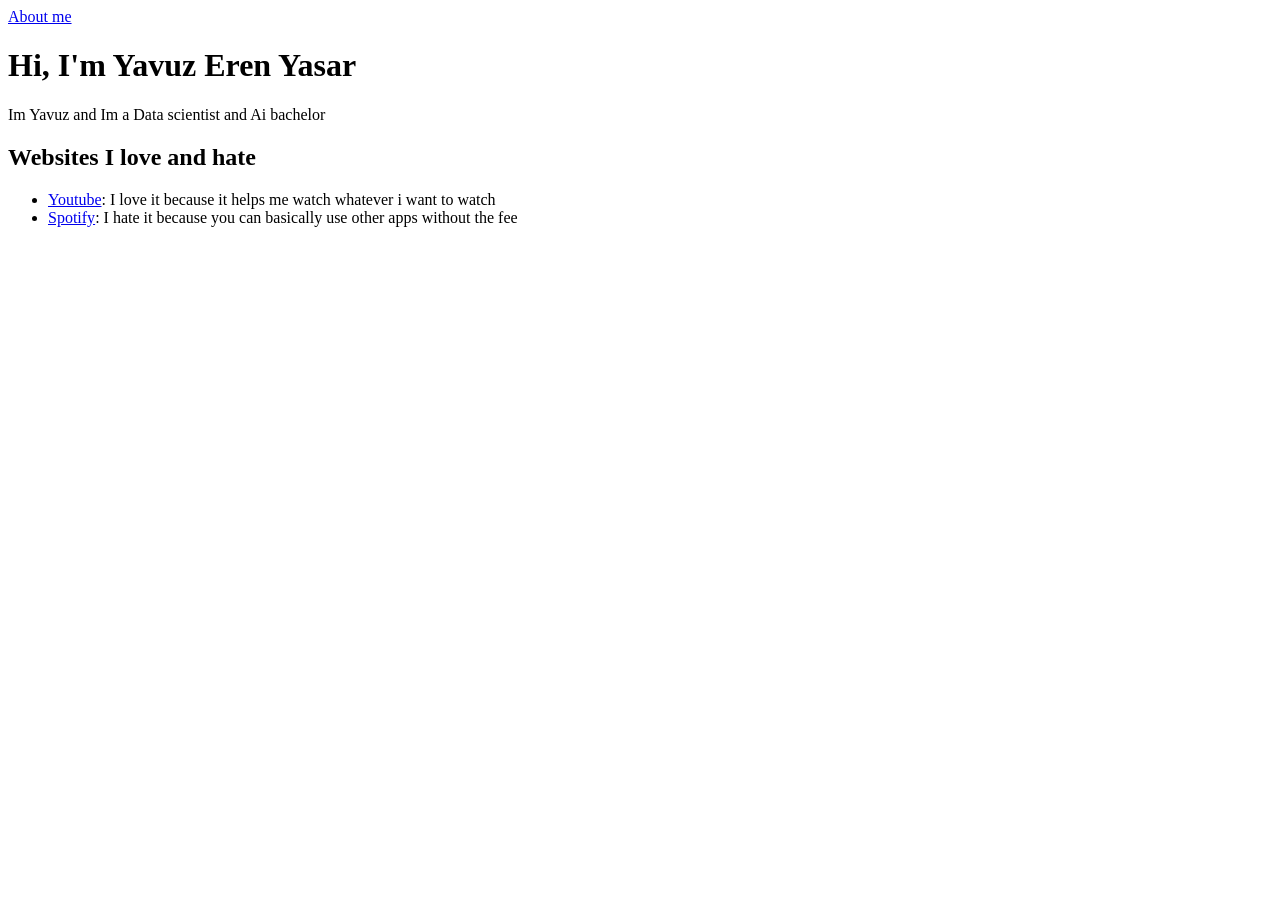
<file: index.html>
<!doctype html>
<html lang="en">

<head>
    <meta charset="utf-8">
    <meta name="viewport" content="width=device-width, initial-scale=1">
    <title>Yavuz · CM-501</title>
</head>

<body>
    <a href="about.html">About me</a>
    <h1>Hi, I'm Yavuz Eren Yasar</h1>
    <p>Im Yavuz and Im a Data scientist and Ai bachelor </p>
    <h2>Websites I love and hate</h2>
    <ul>
        <li><a href="https://www.youtube.com">Youtube</a>: I love it because it helps me watch whatever i want to watch
        </li>
        <li><a href="https://open.spotify.com">Spotify</a>: I hate it because you can basically use other apps without
            the fee</li>
    </ul>
</body>

</html>
</file>
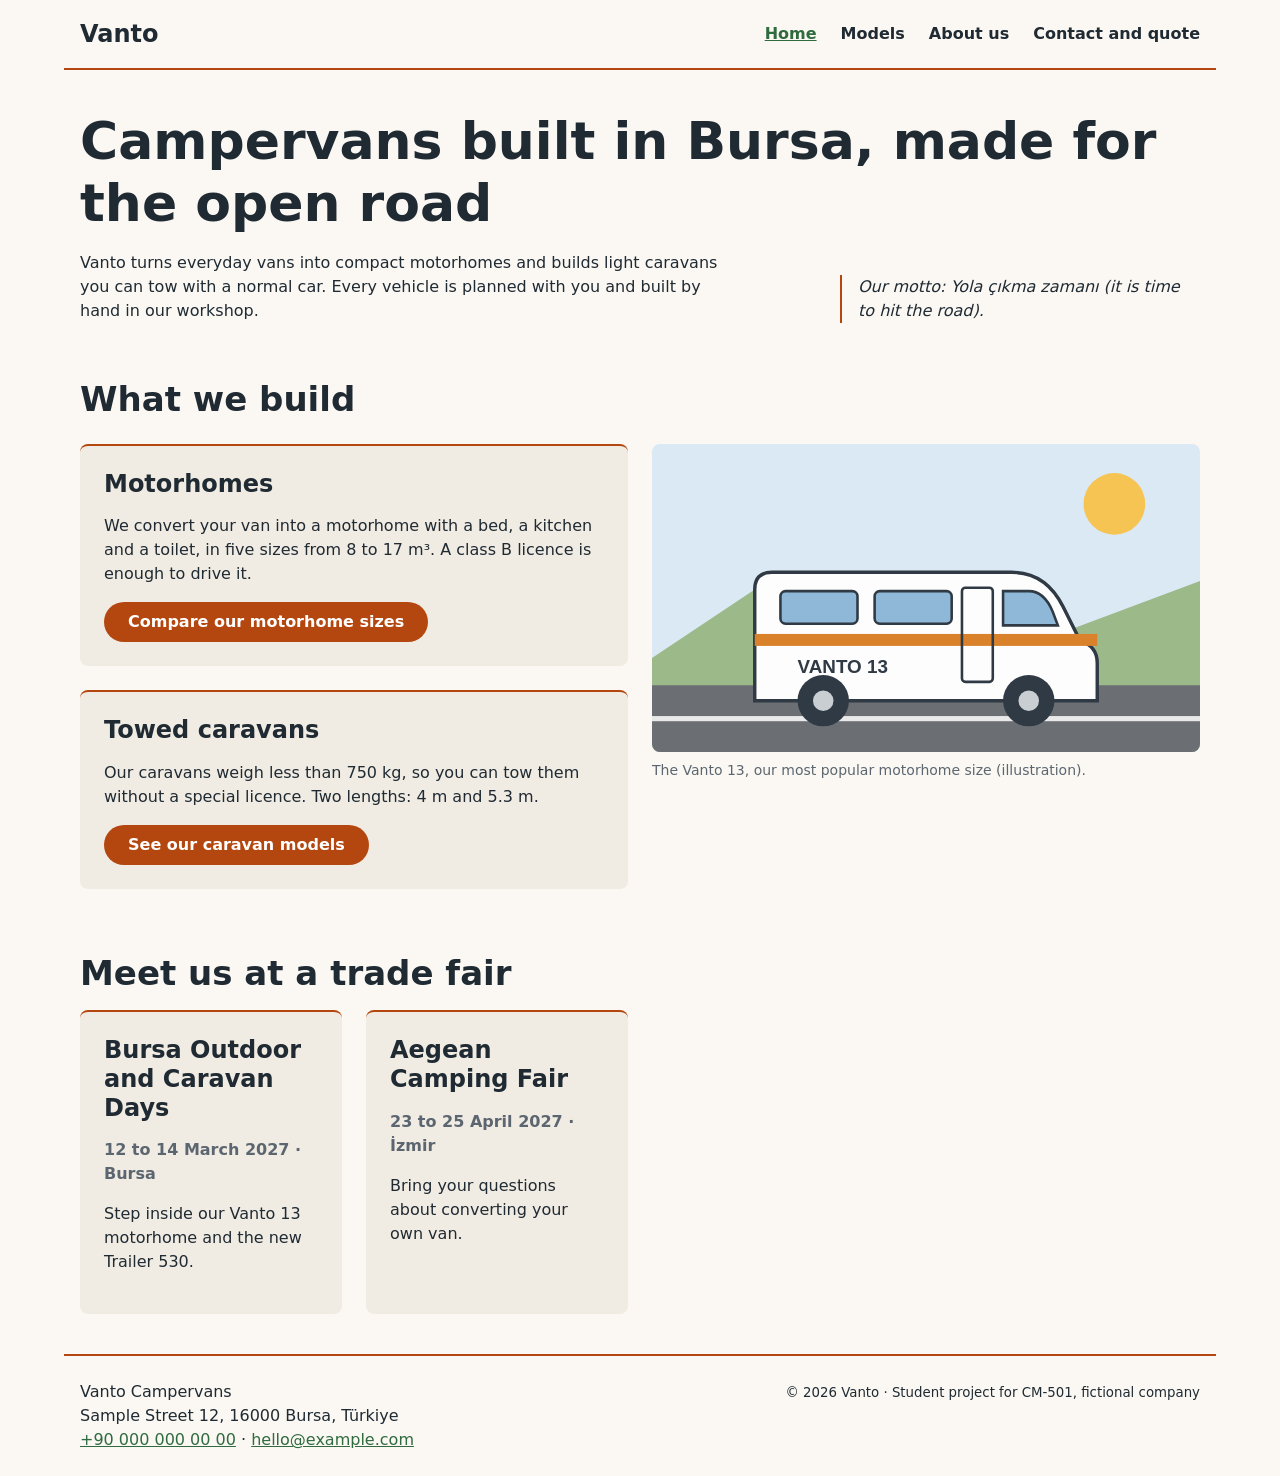
<file: project/index.html>
<!DOCTYPE html>
<!-- Vanto · CM-501 project (HTML baseline Lab G, styled in EPA 3 with style.css)
     Fictional company. Checklist: README.md (section "HTML baseline"). -->
<html lang="en">
<head>
  <meta charset="utf-8">
  <meta name="viewport" content="width=device-width, initial-scale=1">
  <title>Home · Vanto</title>
  <meta name="description" content="Vanto builds motorhomes and towed caravans in Bursa. Compare our models, meet us at a trade fair and request a quote.">
  <link rel="icon" href="favicon.svg" type="image/svg+xml">
  <link rel="stylesheet" href="style.css">
</head>
<body>
  <a class="skip-link" href="#main">Skip to main content</a>

  <header class="site-header">
    <p class="logo"><a href="index.html">Vanto</a></p>

    <nav aria-label="Main">
      <ul class="nav-list">
        <li><a href="index.html" aria-current="page">Home</a></li>
        <li><a href="models.html">Models</a></li>
        <li><a href="about.html">About us</a></li>
        <li><a href="contact.html">Contact and quote</a></li>
      </ul>
    </nav>
  </header>

  <main id="main">
    <div class="intro">
      <h1>Campervans built in Bursa, made for the open road</h1>
      <p>Vanto turns everyday vans into compact motorhomes and builds light caravans you can tow with a normal car. Every vehicle is planned with you and built by hand in our workshop.</p>
      <!-- O8: a passage in another language -->
      <p class="motto">Our motto: <span lang="tr">Yola çıkma zamanı</span> (it is time to hit the road).</p>
    </div>

    <section class="build" aria-labelledby="build-heading">
      <h2 id="build-heading">What we build</h2>
      <ul class="cards">
        <li>
          <article class="card">
            <h3>Motorhomes</h3>
            <p>We convert your van into a motorhome with a bed, a kitchen and a toilet, in five sizes from 8 to 17 m³. A class B licence is enough to drive it.</p>
            <p class="card-action"><a class="button" href="models.html#motorhomes">Compare our motorhome sizes</a></p>
          </article>
        </li>
        <li>
          <article class="card">
            <h3>Towed caravans</h3>
            <p>Our caravans weigh less than 750 kg, so you can tow them without a special licence. Two lengths: 4 m and 5.3 m.</p>
            <p class="card-action"><a class="button" href="models.html#caravans">See our caravan models</a></p>
          </article>
        </li>
      </ul>

      <figure>
        <img src="img/vanto-13.svg" alt="Drawing of a white Vanto 13 motorhome with an orange stripe, two side windows and a sliding door, parked on a road in front of green hills" width="640" height="360" loading="lazy">
        <figcaption>The Vanto 13, our most popular motorhome size (illustration).</figcaption>
      </figure>
    </section>

    <section aria-labelledby="fairs-heading">
      <h2 id="fairs-heading">Meet us at a trade fair</h2>
      <ul class="cards">
        <li>
          <article class="card">
            <h3>Bursa Outdoor and Caravan Days</h3>
            <p class="date"><time datetime="2027-03-12">12</time> to <time datetime="2027-03-14">14 March 2027</time> · Bursa</p>
            <p>Step inside our Vanto 13 motorhome and the new Trailer 530.</p>
          </article>
        </li>
        <li>
          <article class="card">
            <h3>Aegean Camping Fair</h3>
            <p class="date"><time datetime="2027-04-23">23</time> to <time datetime="2027-04-25">25 April 2027</time> · İzmir</p>
            <p>Bring your questions about converting your own van.</p>
          </article>
        </li>
      </ul>
    </section>
  </main>

  <footer class="site-footer">
    <address>
      Vanto Campervans<br>
      Sample Street 12, 16000 Bursa, Türkiye<br>
      <a href="tel:+900000000000">+90 000 000 00 00</a> ·
      <a href="mailto:hello@example.com">hello@example.com</a>
    </address>
    <p><small>© 2026 Vanto · Student project for CM-501, fictional company</small></p>
  </footer>
</body>
</html>
</file>
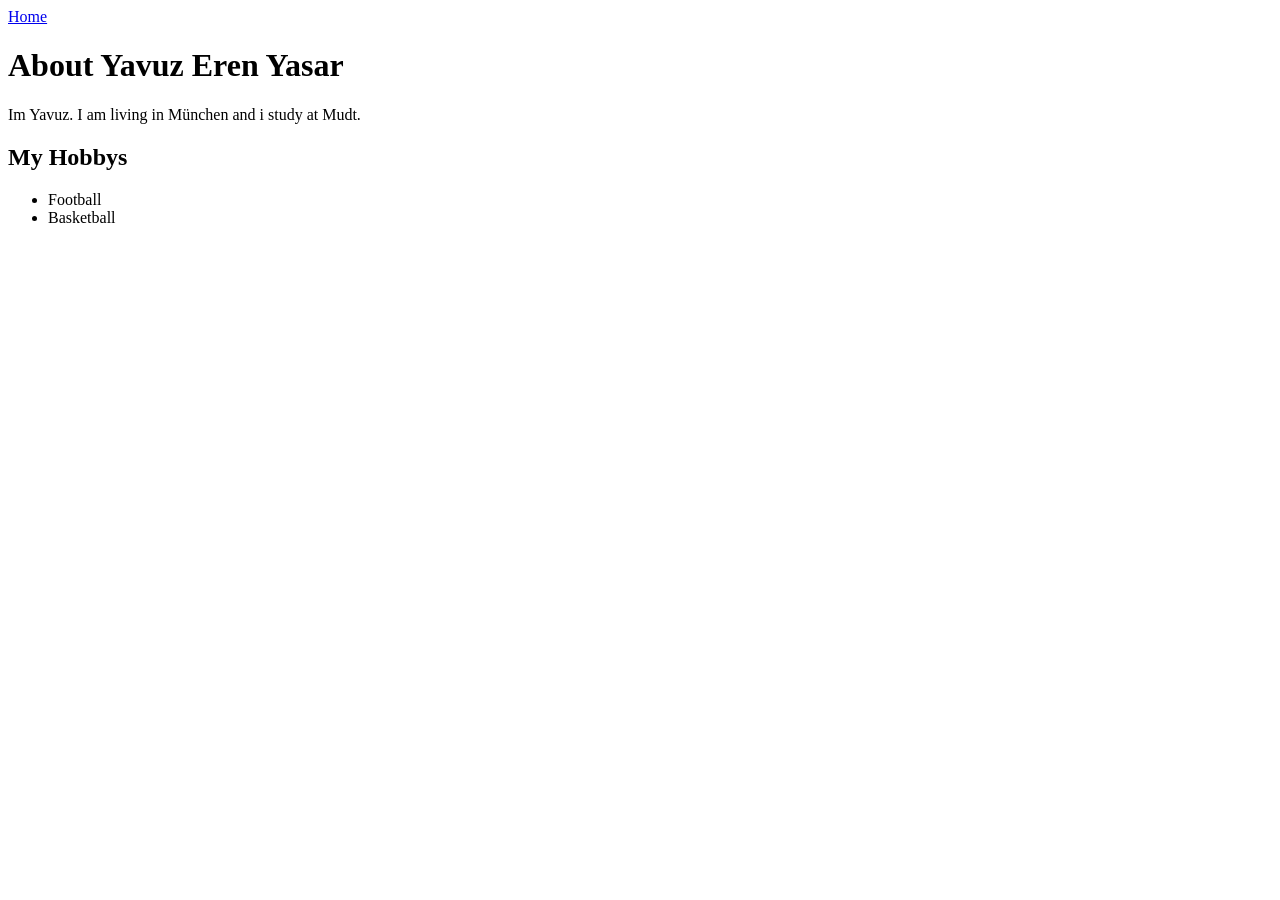
<file: about.html>
<!doctype html>
<html lang="en">

<head>
    <meta charset="utf-8">
    <meta name="viewport" content="width=device-width, initial-scale=1">
    <title>About Me </title>
</head>

<body>
    <a href="index.html">Home</a>
    <h1>About Yavuz Eren Yasar</h1>
    <p>Im Yavuz. I am living in München and i study at Mudt.</p>
    <h2>My Hobbys</h2>
    <ul>
        <li>Football
        </li>
        <li>Basketball</li>
    </ul>
</body>

</html>
</file>
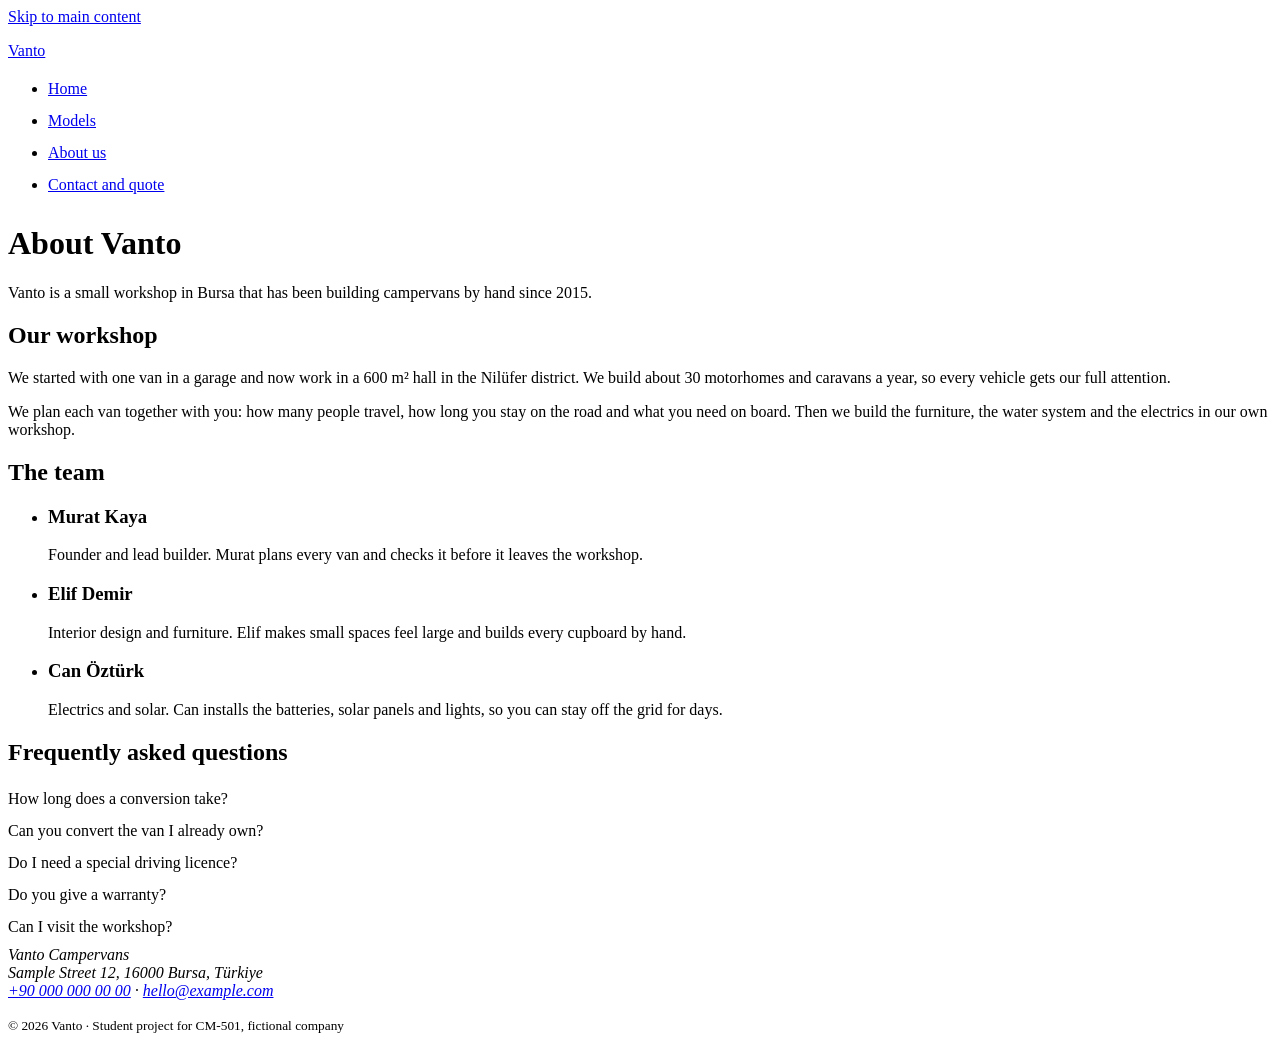
<file: project/about.html>
<!DOCTYPE html>
<html lang="en">
<head>
  <meta charset="utf-8">
  <meta name="viewport" content="width=device-width, initial-scale=1">
  <title>About us · Vanto</title>
  <meta name="description" content="The story of Vanto, a small campervan workshop in Bursa.">
  <link rel="icon" href="favicon.svg" type="image/svg+xml">
  <!-- The only CSS before EPA 3: touch targets of at least 24 × 24 px (WCAG 2.2, 2.5.8). -->
  <style>nav a, summary { display: inline-block; min-height: 24px; padding-block: 4px; }</style>
</head>
<body>
  <a href="#main">Skip to main content</a>

  <header>
    <p><a href="index.html">Vanto</a></p>
    <nav aria-label="Main">
      <ul>
        <li><a href="index.html">Home</a></li>
        <li><a href="models.html">Models</a></li>
        <li><a href="about.html" aria-current="page">About us</a></li>
        <li><a href="contact.html">Contact and quote</a></li>
      </ul>
    </nav>
  </header>

  <main id="main">
    <h1>About Vanto</h1>
    <p>Vanto is a small workshop in Bursa that has been building campervans by hand since 2015.</p>

    <section aria-labelledby="workshop-heading">
      <h2 id="workshop-heading">Our workshop</h2>
      <p>We started with one van in a garage and now work in a 600 m² hall in the Nilüfer district. We build about 30 motorhomes and caravans a year, so every vehicle gets our full attention.</p>
      <p>We plan each van together with you: how many people travel, how long you stay on the road and what you need on board. Then we build the furniture, the water system and the electrics in our own workshop.</p>
    </section>

    <section aria-labelledby="team-heading">
      <h2 id="team-heading">The team</h2>
      <ul>
        <li>
          <article>
            <h3>Murat Kaya</h3>
            <p>Founder and lead builder. Murat plans every van and checks it before it leaves the workshop.</p>
          </article>
        </li>
        <li>
          <article>
            <h3>Elif Demir</h3>
            <p>Interior design and furniture. Elif makes small spaces feel large and builds every cupboard by hand.</p>
          </article>
        </li>
        <li>
          <article>
            <h3>Can Öztürk</h3>
            <p>Electrics and solar. Can installs the batteries, solar panels and lights, so you can stay off the grid for days.</p>
          </article>
        </li>
      </ul>
    </section>

    <section aria-labelledby="faq-heading">
      <h2 id="faq-heading">Frequently asked questions</h2>

      <details>
        <summary>How long does a conversion take?</summary>
        <p>Between 6 and 10 weeks, depending on the size of the van and the equipment you choose.</p>
      </details>

      <details>
        <summary>Can you convert the van I already own?</summary>
        <p>Yes. Bring your van to the workshop and we check if it is in good condition and big enough for the layout you want.</p>
      </details>

      <details>
        <summary>Do I need a special driving licence?</summary>
        <p>No. All our motorhomes weigh less than 3,500 kg and all our caravans less than 750 kg, so a class B licence is enough.</p>
      </details>

      <details>
        <summary>Do you give a warranty?</summary>
        <p>Yes, two years on all the work we do in our workshop.</p>
      </details>

      <details>
        <summary>Can I visit the workshop?</summary>
        <p>Yes, during our <a href="contact.html">opening hours</a>. Call us before you come, so someone has time to show you around.</p>
      </details>
    </section>
  </main>

  <footer>
    <address>
      Vanto Campervans<br>
      Sample Street 12, 16000 Bursa, Türkiye<br>
      <a href="tel:+900000000000">+90 000 000 00 00</a> ·
      <a href="mailto:hello@example.com">hello@example.com</a>
    </address>
    <p><small>© 2026 Vanto · Student project for CM-501, fictional company</small></p>
  </footer>
</body>
</html>
</file>
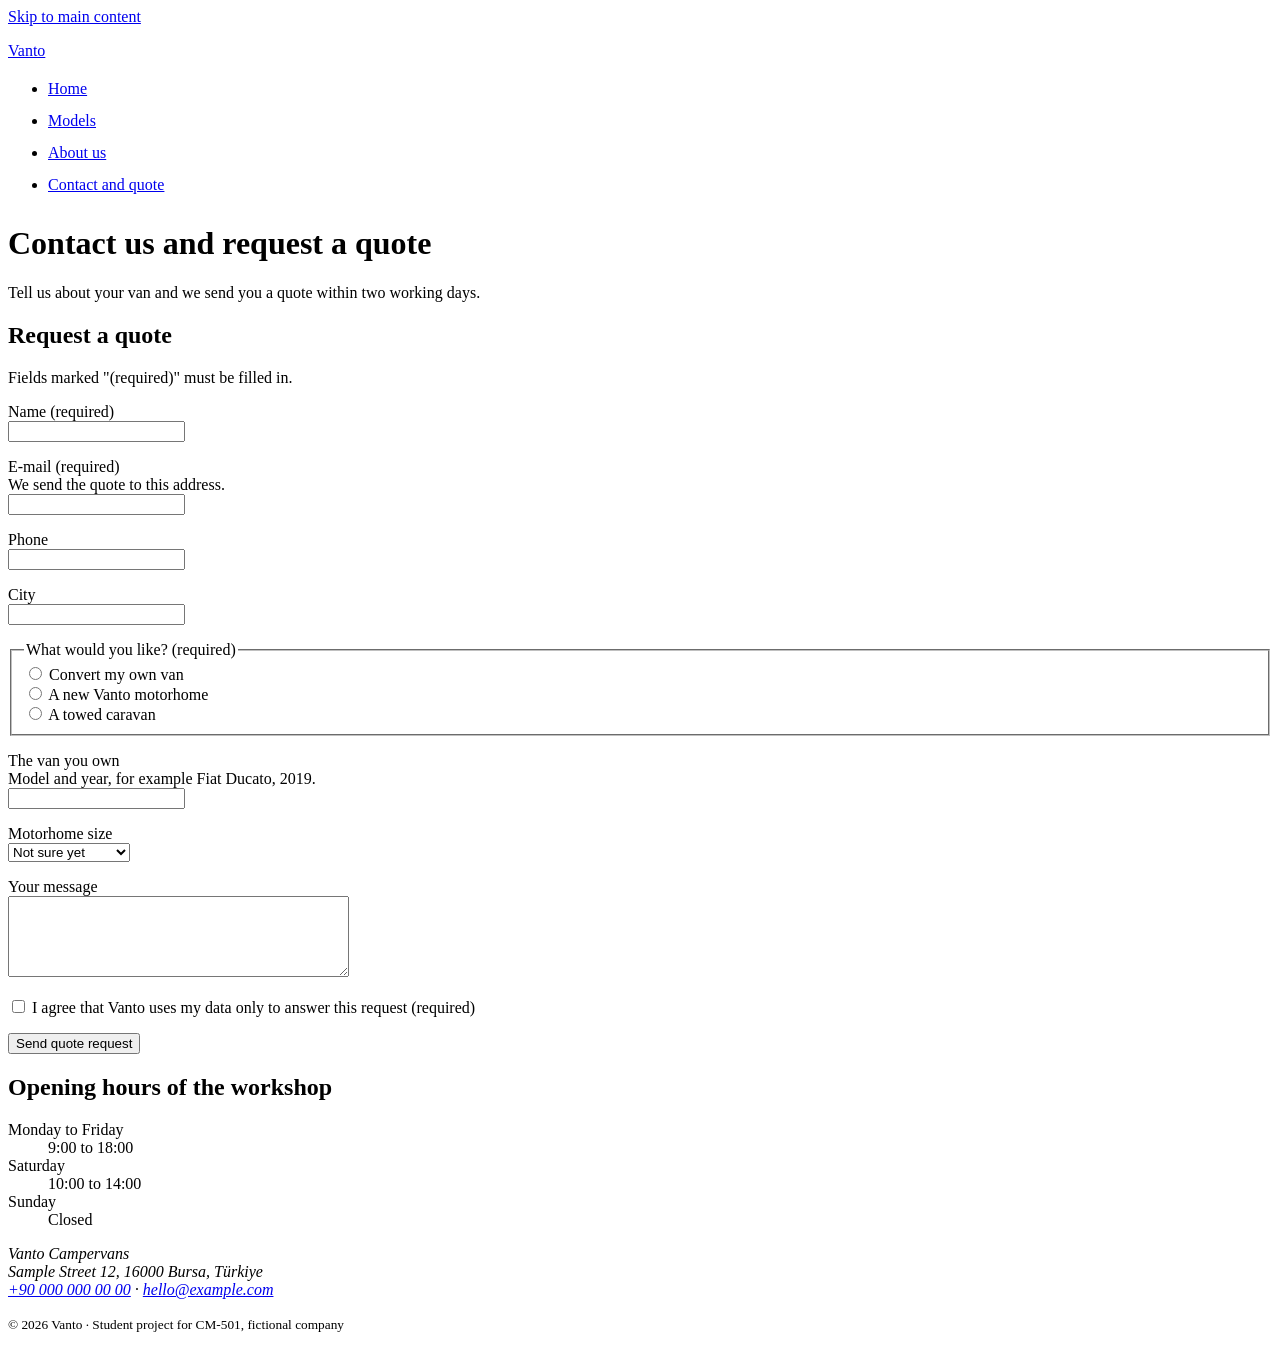
<file: project/contact.html>
<!DOCTYPE html>
<html lang="en">
<head>
  <meta charset="utf-8">
  <meta name="viewport" content="width=device-width, initial-scale=1">
  <title>Contact and quote · Vanto</title>
  <meta name="description" content="Request a quote for a Vanto motorhome or caravan, or find our address and opening hours.">
  <link rel="icon" href="favicon.svg" type="image/svg+xml">
  <!-- The only CSS before EPA 3: touch targets of at least 24 × 24 px (WCAG 2.2, 2.5.8). -->
  <style>nav a, summary { display: inline-block; min-height: 24px; padding-block: 4px; }</style>
</head>
<body>
  <a href="#main">Skip to main content</a>

  <header>
    <p><a href="index.html">Vanto</a></p>
    <nav aria-label="Main">
      <ul>
        <li><a href="index.html">Home</a></li>
        <li><a href="models.html">Models</a></li>
        <li><a href="about.html">About us</a></li>
        <li><a href="contact.html" aria-current="page">Contact and quote</a></li>
      </ul>
    </nav>
  </header>

  <main id="main">
    <h1>Contact us and request a quote</h1>
    <p>Tell us about your van and we send you a quote within two working days.</p>

    <section aria-labelledby="quote-heading">
      <h2 id="quote-heading">Request a quote</h2>
      <p>Fields marked "(required)" must be filled in.</p>

      <form action="#" method="post">
        <p>
          <label for="name">Name (required)</label><br>
          <input id="name" name="name" type="text" autocomplete="name" required>
        </p>

        <p>
          <label for="email">E-mail (required)</label><br>
          <span id="email-hint">We send the quote to this address.</span><br>
          <input id="email" name="email" type="email" autocomplete="email" required aria-describedby="email-hint">
        </p>

        <p>
          <label for="phone">Phone</label><br>
          <input id="phone" name="phone" type="tel" autocomplete="tel">
        </p>

        <p>
          <label for="city">City</label><br>
          <input id="city" name="city" type="text" autocomplete="address-level2">
        </p>

        <fieldset>
          <legend>What would you like? (required)</legend>
          <input id="wish-convert" name="wish" type="radio" value="convert" required>
          <label for="wish-convert">Convert my own van</label><br>
          <input id="wish-motorhome" name="wish" type="radio" value="motorhome">
          <label for="wish-motorhome">A new Vanto motorhome</label><br>
          <input id="wish-caravan" name="wish" type="radio" value="caravan">
          <label for="wish-caravan">A towed caravan</label>
        </fieldset>

        <p>
          <label for="van">The van you own</label><br>
          <span id="van-hint">Model and year, for example Fiat Ducato, 2019.</span><br>
          <input id="van" name="van" type="text" aria-describedby="van-hint">
        </p>

        <p>
          <label for="size">Motorhome size</label><br>
          <select id="size" name="size">
            <option value="">Not sure yet</option>
            <option value="8">Vanto 8 (8 m³)</option>
            <option value="10">Vanto 10 (10 m³)</option>
            <option value="13">Vanto 13 (13 m³)</option>
            <option value="15">Vanto 15 (15 m³)</option>
            <option value="17">Vanto 17 (17 m³)</option>
          </select>
        </p>

        <p>
          <label for="message">Your message</label><br>
          <textarea id="message" name="message" rows="5" cols="40"></textarea>
        </p>

        <p>
          <input id="privacy" name="privacy" type="checkbox" required>
          <label for="privacy">I agree that Vanto uses my data only to answer this request (required)</label>
        </p>

        <p><button type="submit">Send quote request</button></p>
      </form>
    </section>

    <section aria-labelledby="hours-heading">
      <h2 id="hours-heading">Opening hours of the workshop</h2>
      <dl>
        <dt>Monday to Friday</dt>
        <dd><time datetime="09:00">9:00</time> to <time datetime="18:00">18:00</time></dd>
        <dt>Saturday</dt>
        <dd><time datetime="10:00">10:00</time> to <time datetime="14:00">14:00</time></dd>
        <dt>Sunday</dt>
        <dd>Closed</dd>
      </dl>
    </section>
  </main>

  <footer>
    <address>
      Vanto Campervans<br>
      Sample Street 12, 16000 Bursa, Türkiye<br>
      <a href="tel:+900000000000">+90 000 000 00 00</a> ·
      <a href="mailto:hello@example.com">hello@example.com</a>
    </address>
    <p><small>© 2026 Vanto · Student project for CM-501, fictional company</small></p>
  </footer>
</body>
</html>
</file>
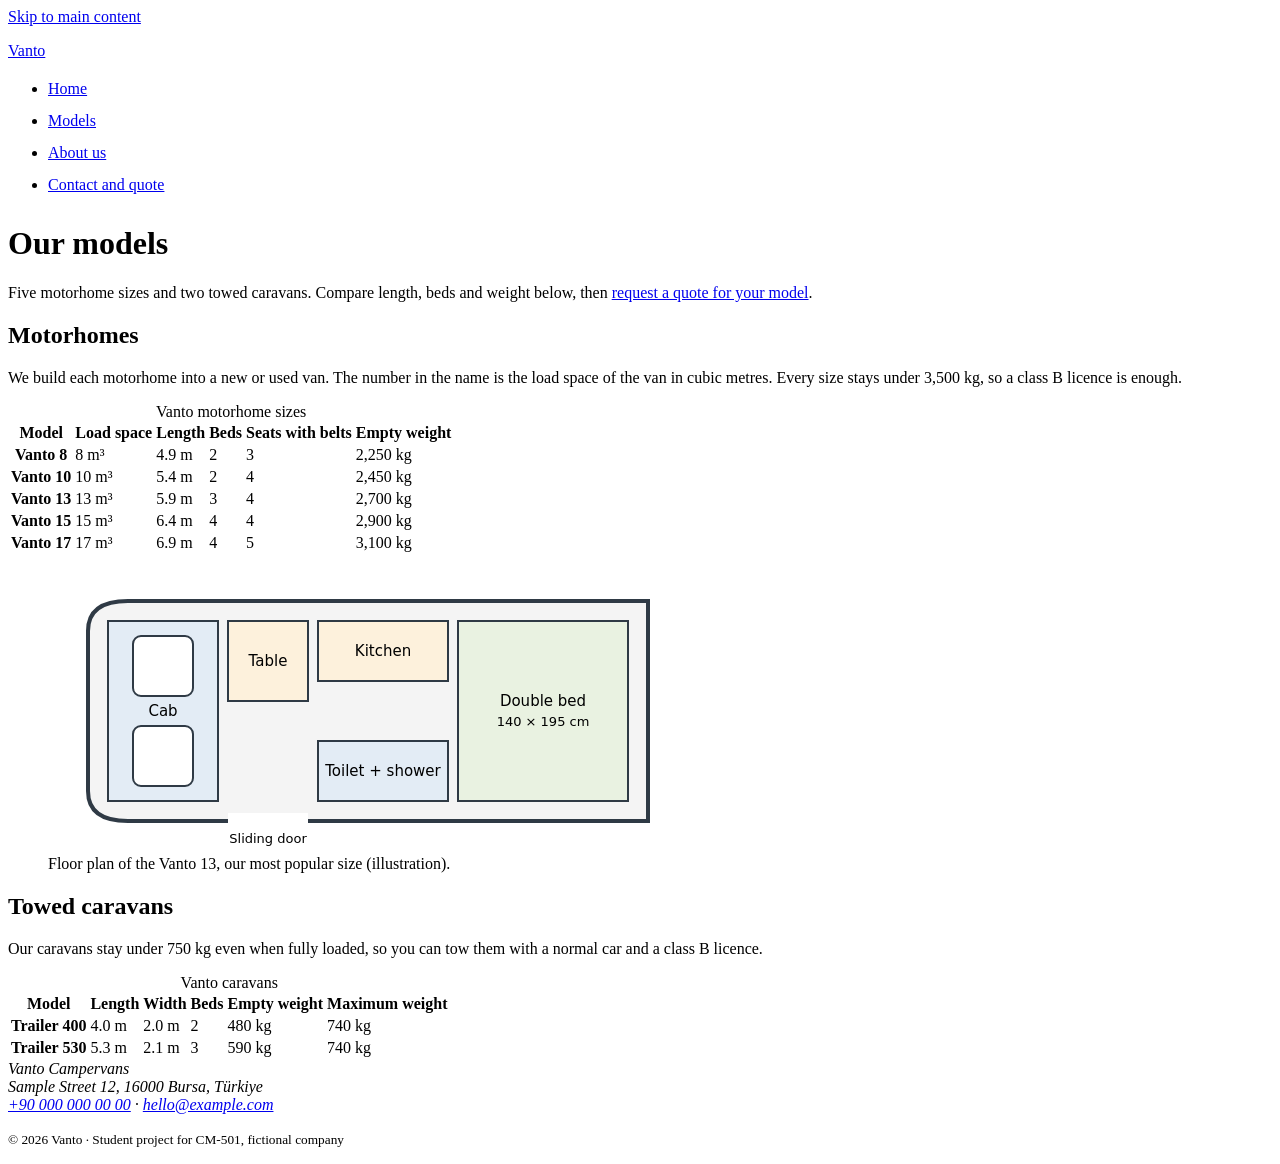
<file: project/models.html>
<!DOCTYPE html>
<html lang="en">
<head>
  <meta charset="utf-8">
  <meta name="viewport" content="width=device-width, initial-scale=1">
  <title>Models · Vanto</title>
  <meta name="description" content="Compare Vanto motorhomes and towed caravans: sizes, beds, weight and floor plans.">
  <link rel="icon" href="favicon.svg" type="image/svg+xml">
  <!-- The only CSS before EPA 3: touch targets of at least 24 × 24 px (WCAG 2.2, 2.5.8). -->
  <style>nav a, summary { display: inline-block; min-height: 24px; padding-block: 4px; }</style>
</head>
<body>
  <a href="#main">Skip to main content</a>

  <header>
    <p><a href="index.html">Vanto</a></p>
    <nav aria-label="Main">
      <ul>
        <li><a href="index.html">Home</a></li>
        <li><a href="models.html" aria-current="page">Models</a></li>
        <li><a href="about.html">About us</a></li>
        <li><a href="contact.html">Contact and quote</a></li>
      </ul>
    </nav>
  </header>

  <main id="main">
    <h1>Our models</h1>
    <p>Five motorhome sizes and two towed caravans. Compare length, beds and weight below, then <a href="contact.html">request a quote for your model</a>.</p>

    <section id="motorhomes" aria-labelledby="motorhomes-heading">
      <h2 id="motorhomes-heading">Motorhomes</h2>
      <p>We build each motorhome into a new or used van. The number in the name is the load space of the van in cubic metres. Every size stays under 3,500 kg, so a class B licence is enough.</p>

      <table>
        <caption>Vanto motorhome sizes</caption>
        <thead>
          <tr>
            <th scope="col">Model</th>
            <th scope="col">Load space</th>
            <th scope="col">Length</th>
            <th scope="col">Beds</th>
            <th scope="col">Seats with belts</th>
            <th scope="col">Empty weight</th>
          </tr>
        </thead>
        <tbody>
          <tr>
            <th scope="row">Vanto 8</th>
            <td>8 m³</td>
            <td>4.9 m</td>
            <td>2</td>
            <td>3</td>
            <td>2,250 kg</td>
          </tr>
          <tr>
            <th scope="row">Vanto 10</th>
            <td>10 m³</td>
            <td>5.4 m</td>
            <td>2</td>
            <td>4</td>
            <td>2,450 kg</td>
          </tr>
          <tr>
            <th scope="row">Vanto 13</th>
            <td>13 m³</td>
            <td>5.9 m</td>
            <td>3</td>
            <td>4</td>
            <td>2,700 kg</td>
          </tr>
          <tr>
            <th scope="row">Vanto 15</th>
            <td>15 m³</td>
            <td>6.4 m</td>
            <td>4</td>
            <td>4</td>
            <td>2,900 kg</td>
          </tr>
          <tr>
            <th scope="row">Vanto 17</th>
            <td>17 m³</td>
            <td>6.9 m</td>
            <td>4</td>
            <td>5</td>
            <td>3,100 kg</td>
          </tr>
        </tbody>
      </table>

      <figure>
        <img src="img/vanto-13-floorplan.svg" alt="Floor plan of the Vanto 13 seen from above: the cab with two swivel seats at the front, then a table next to the sliding door, the kitchen and the toilet with shower opposite each other, and a double bed of 140 by 195 cm across the back" width="640" height="280" loading="lazy">
        <figcaption>Floor plan of the Vanto 13, our most popular size (illustration).</figcaption>
      </figure>
    </section>

    <section id="caravans" aria-labelledby="caravans-heading">
      <h2 id="caravans-heading">Towed caravans</h2>
      <p>Our caravans stay under 750 kg even when fully loaded, so you can tow them with a normal car and a class B licence.</p>

      <table>
        <caption>Vanto caravans</caption>
        <thead>
          <tr>
            <th scope="col">Model</th>
            <th scope="col">Length</th>
            <th scope="col">Width</th>
            <th scope="col">Beds</th>
            <th scope="col">Empty weight</th>
            <th scope="col">Maximum weight</th>
          </tr>
        </thead>
        <tbody>
          <tr>
            <th scope="row">Trailer 400</th>
            <td>4.0 m</td>
            <td>2.0 m</td>
            <td>2</td>
            <td>480 kg</td>
            <td>740 kg</td>
          </tr>
          <tr>
            <th scope="row">Trailer 530</th>
            <td>5.3 m</td>
            <td>2.1 m</td>
            <td>3</td>
            <td>590 kg</td>
            <td>740 kg</td>
          </tr>
        </tbody>
      </table>
    </section>
  </main>

  <footer>
    <address>
      Vanto Campervans<br>
      Sample Street 12, 16000 Bursa, Türkiye<br>
      <a href="tel:+900000000000">+90 000 000 00 00</a> ·
      <a href="mailto:hello@example.com">hello@example.com</a>
    </address>
    <p><small>© 2026 Vanto · Student project for CM-501, fictional company</small></p>
  </footer>
</body>
</html>
</file>
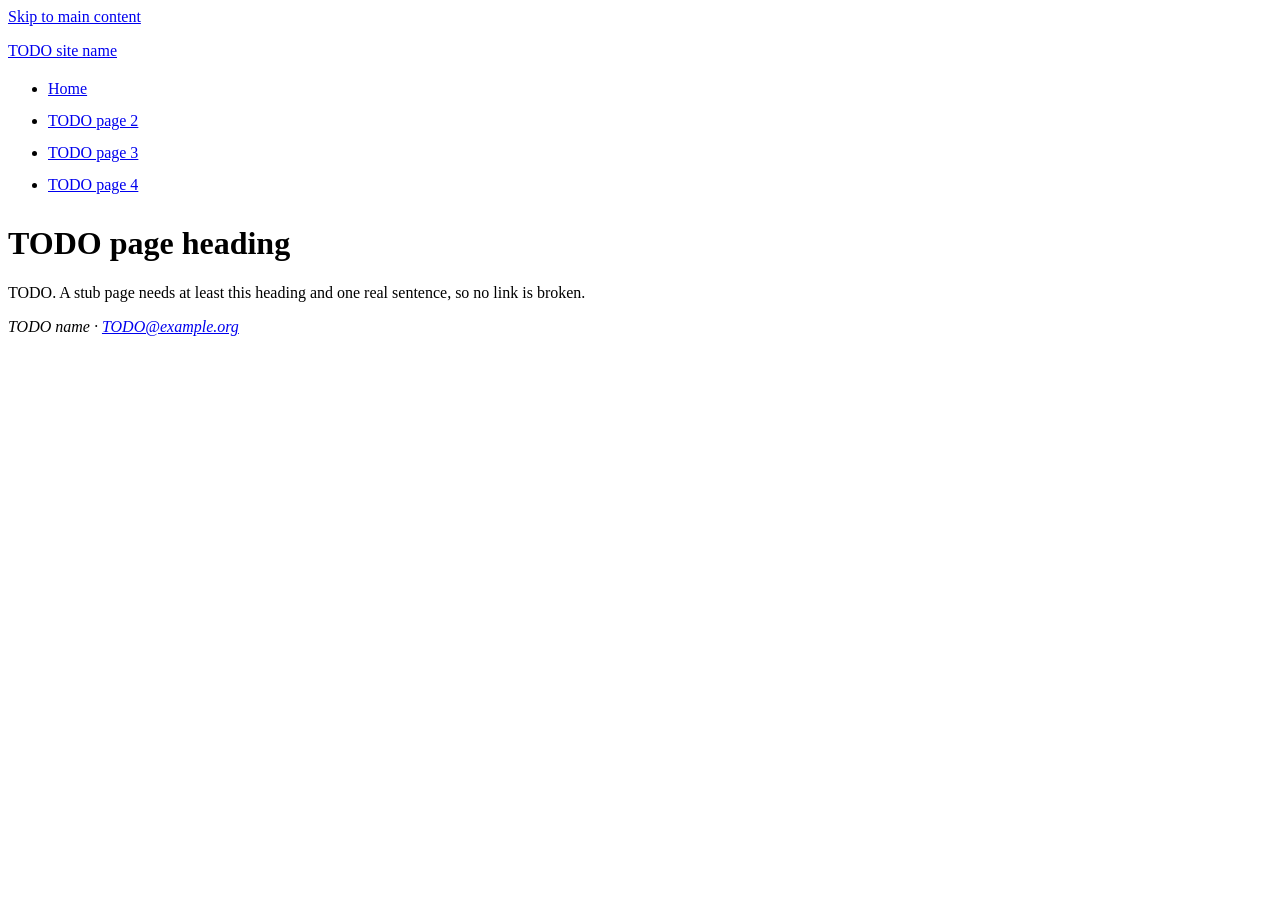
<file: project/page-template.html>
<!DOCTYPE html>
<!-- Template for every further page. Copy it as page2.html, page3.html, page4.html
     (better: meaningful names such as events.html, about.html, contact.html,
     and update the links in the navigation of ALL pages). -->
<html lang="en">
<head>
  <meta charset="utf-8">
  <meta name="viewport" content="width=device-width, initial-scale=1">
  <title>TODO page · TODO site name</title>
  <meta name="description" content="TODO: what this page offers.">
  <link rel="icon" href="favicon.svg" type="image/svg+xml">
  <!-- The only CSS before EPA 3: touch targets of at least 24 × 24 px (WCAG 2.2, 2.5.8),
       because unstyled links in a vertical list are too small and too close together. -->
  <style>nav a, summary { display: inline-block; min-height: 24px; padding-block: 4px; }</style>
</head>
<body>
  <a href="#main">Skip to main content</a>

  <header>
    <p><a href="index.html">TODO site name</a></p>
    <nav aria-label="Main">
      <ul>
        <li><a href="index.html">Home</a></li>
        <!-- move aria-current="page" to the link of THIS page -->
        <li><a href="page2.html" aria-current="page">TODO page 2</a></li>
        <li><a href="page3.html">TODO page 3</a></li>
        <li><a href="page4.html">TODO page 4</a></li>
      </ul>
    </nav>
  </header>

  <main id="main">
    <h1>TODO page heading</h1>
    <p>TODO. A stub page needs at least this heading and one real sentence, so no link is broken.</p>

    <!-- M9: if this is your form page: see the form block in the Session 4 cheat sheet
    <form action="#" method="post">
      <label for="name">Name (required)</label>
      <input id="name" name="name" type="text" autocomplete="name" required>
      …
      <button type="submit">TODO: say what happens, e.g. Send request</button>
    </form>
    -->
  </main>

  <footer>
    <address>
      TODO name · <a href="mailto:TODO@example.org">TODO@example.org</a>
    </address>
  </footer>
</body>
</html>
</file>
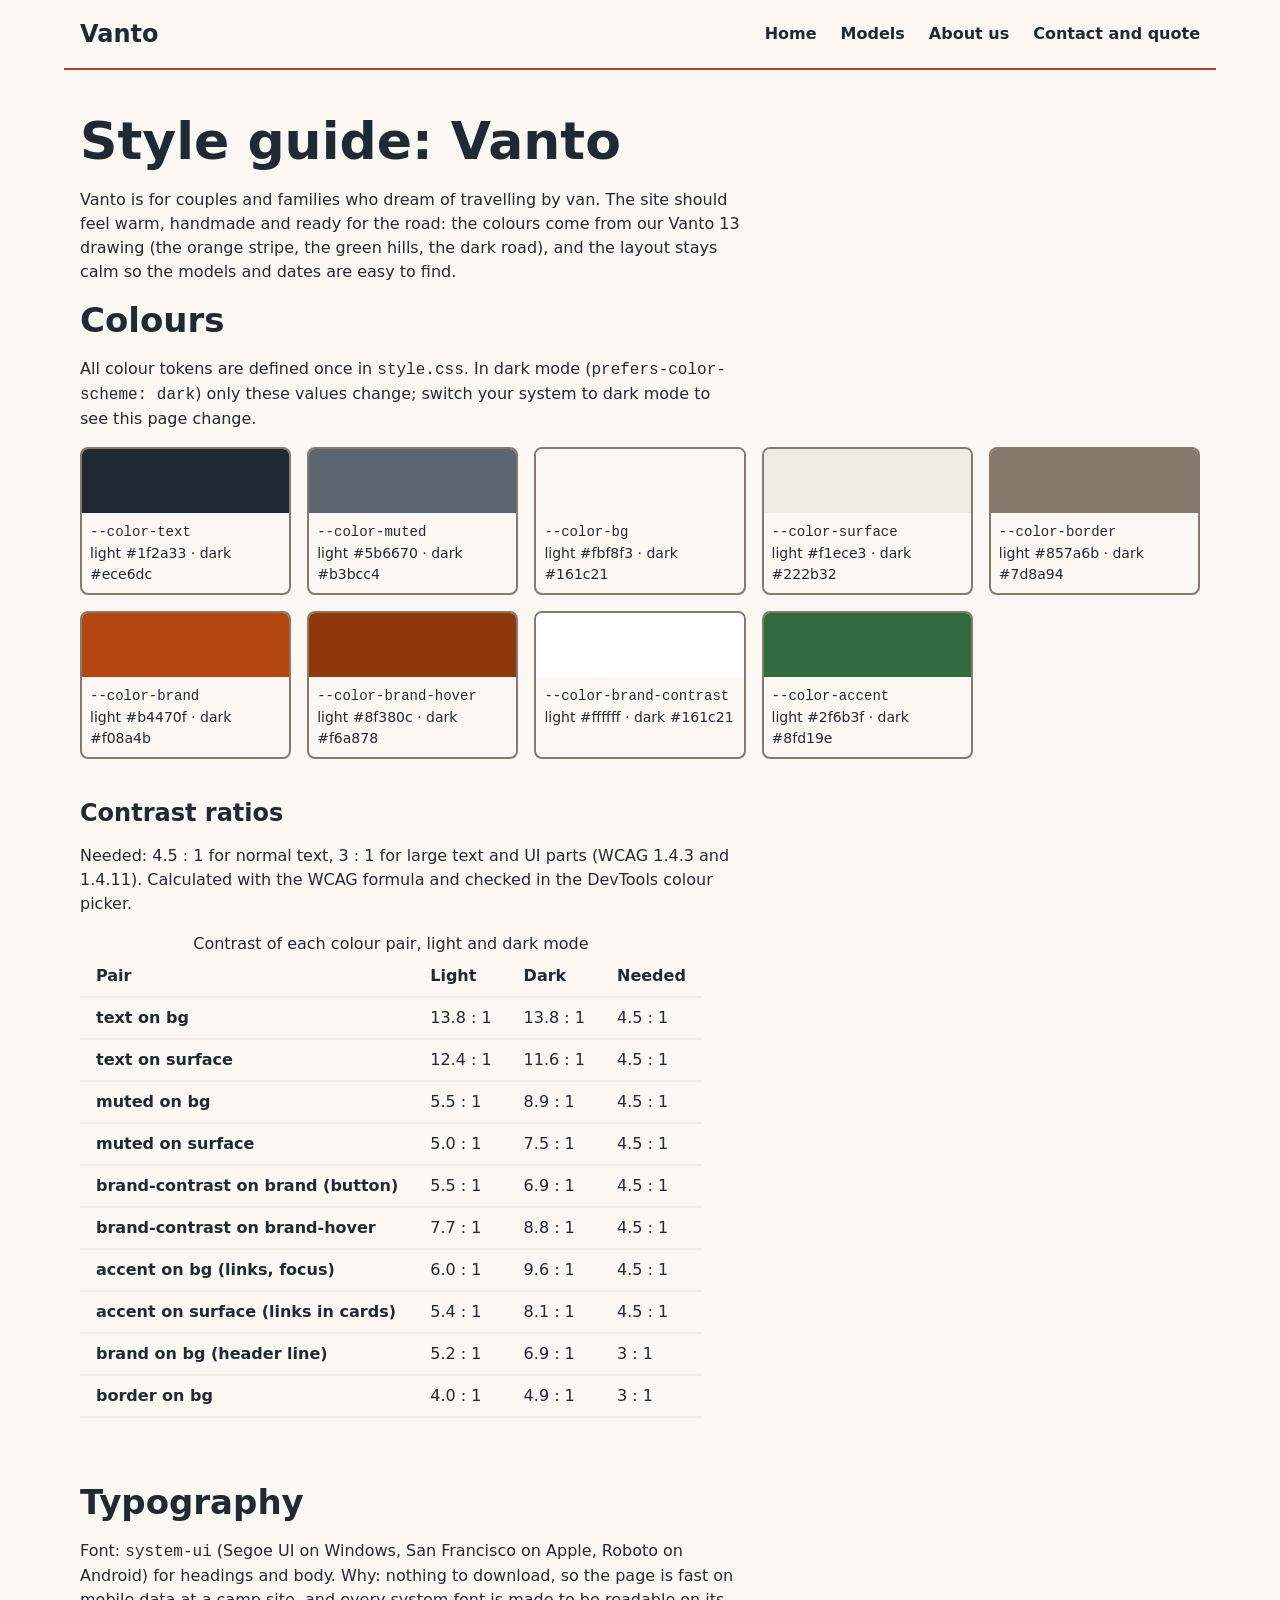
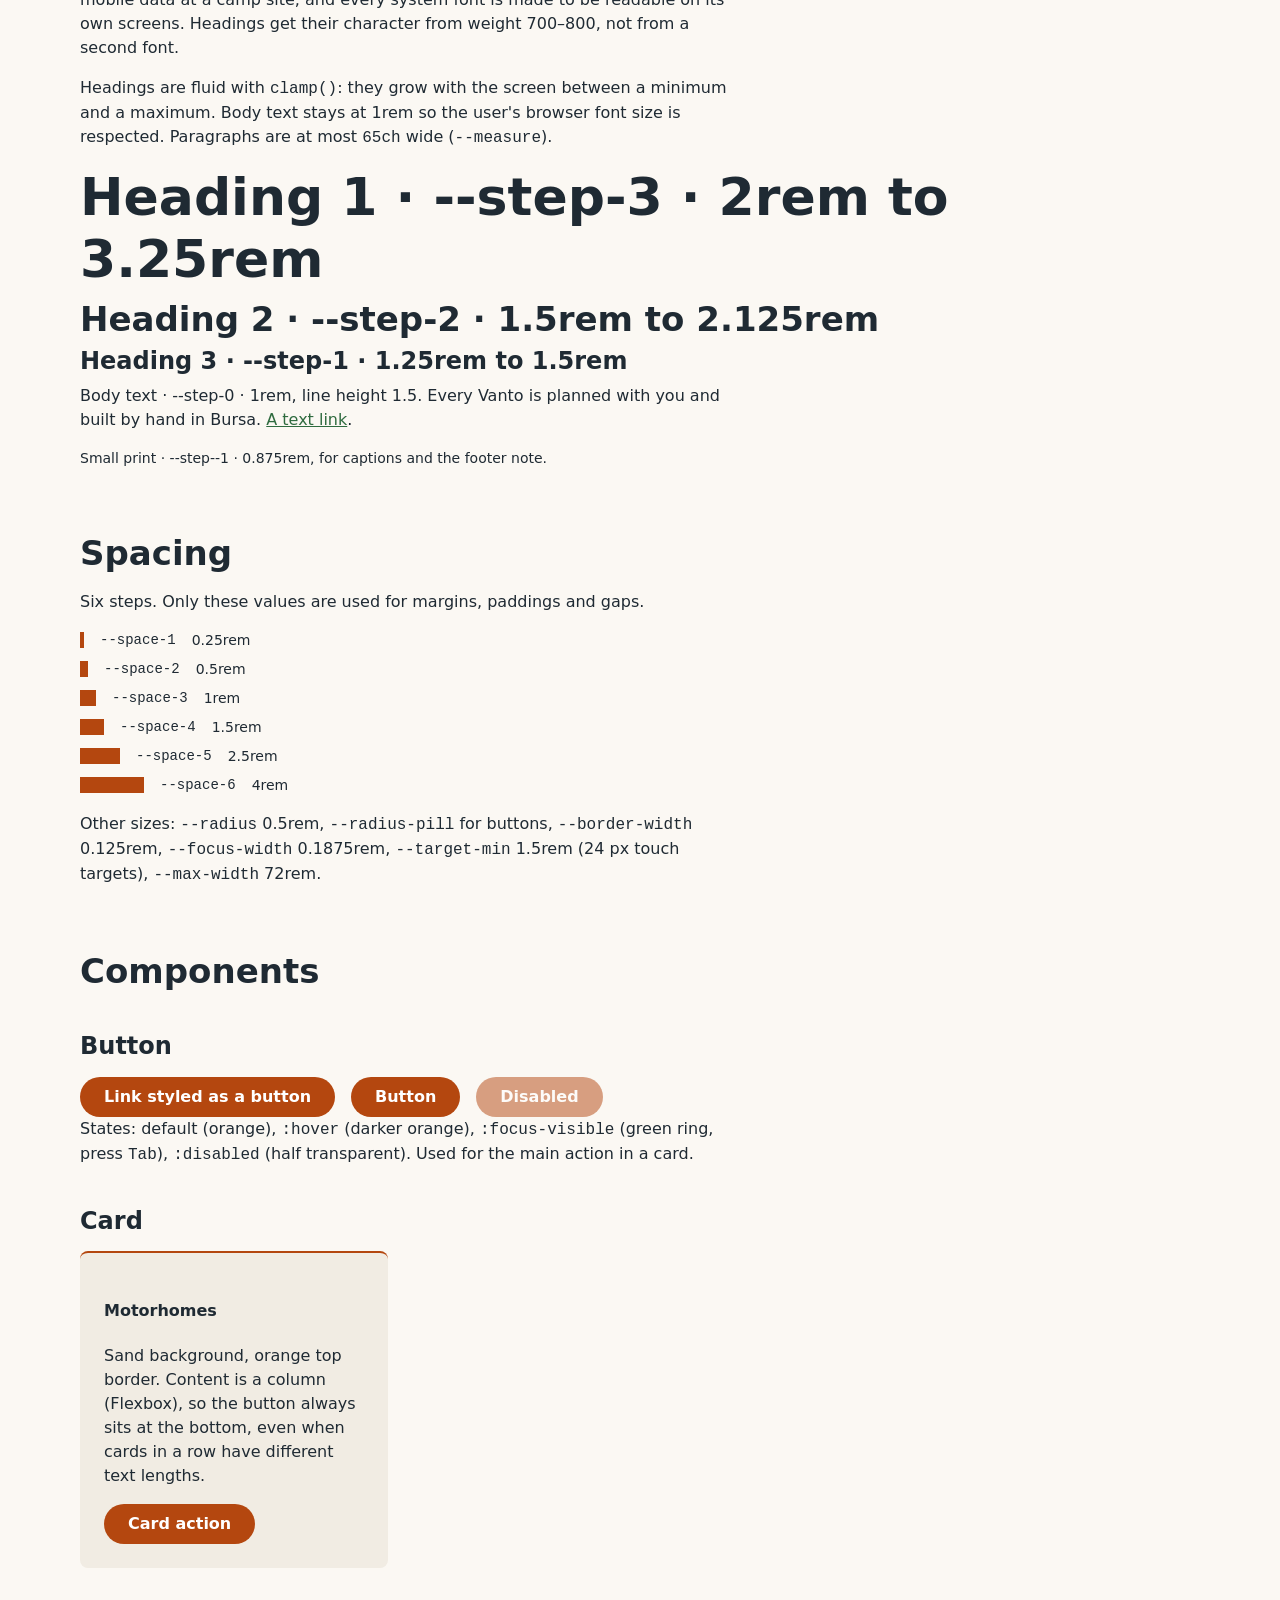
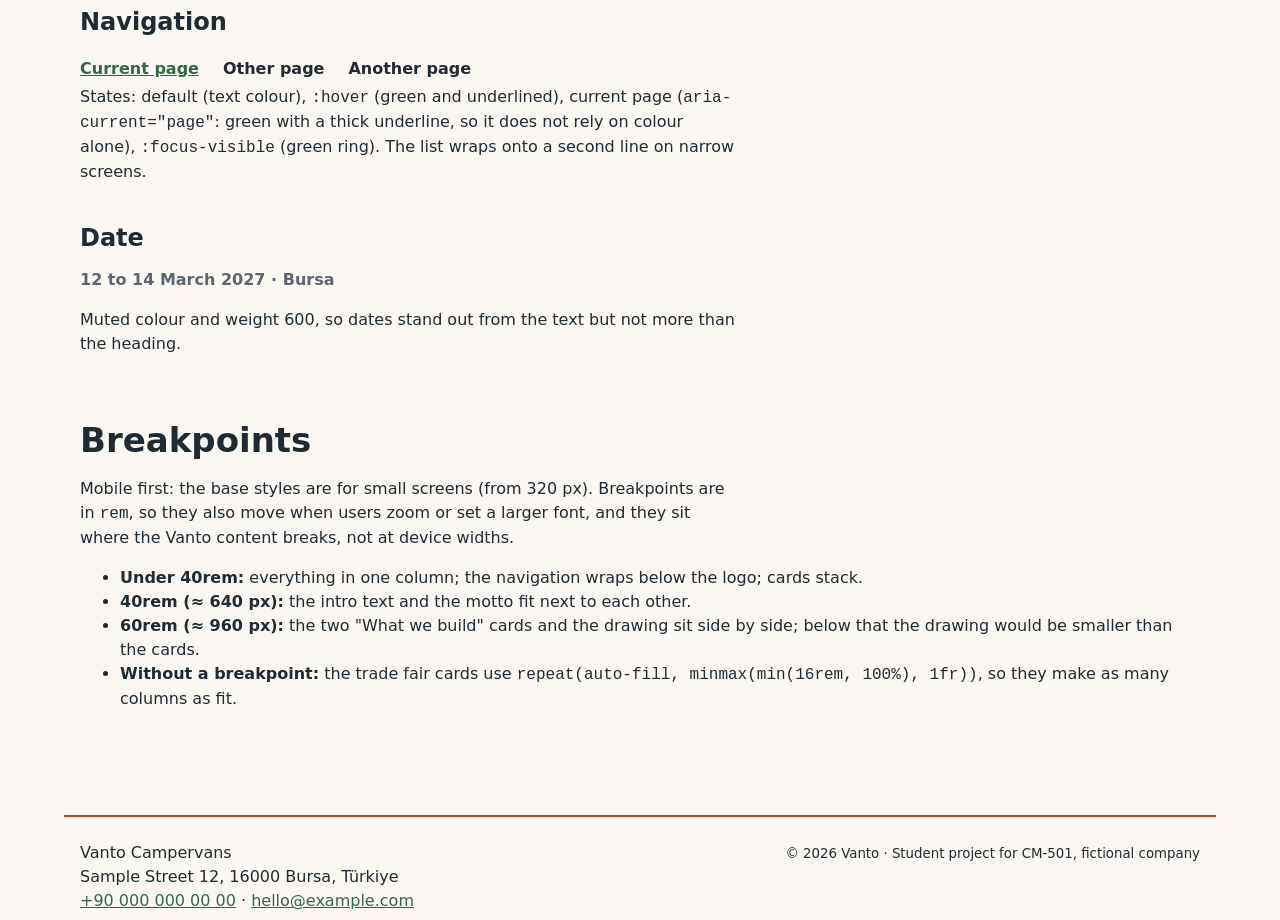
<file: project/styleguide.html>
<!DOCTYPE html>
<!-- Vanto · style guide (EPA 3 Part A), based on cm501-labs/session-06/styleguide-template.html.
     The tokens themselves live in style.css; this page shows them. -->
<html lang="en">
<head>
  <meta charset="utf-8">
  <meta name="viewport" content="width=device-width, initial-scale=1">
  <title>Style guide · Vanto</title>
  <meta name="description" content="The design system of the Vanto website: colours, typography, spacing, components and breakpoints.">
  <link rel="icon" href="favicon.svg" type="image/svg+xml">
  <link rel="stylesheet" href="style.css">
  <style>
    /* style-guide helpers (only for this page) */
    .guide > section { margin-block-end: var(--space-6); }
    .guide h3 { margin-block-start: var(--space-5); }
    .swatches {
      display: grid;
      grid-template-columns: repeat(auto-fill, minmax(min(12rem, 100%), 1fr));
      gap: var(--space-3);
      margin: 0;
      padding: 0;
      list-style: none;
    }
    .swatch { border: var(--border-width) solid var(--color-border); border-radius: var(--radius); overflow: hidden; }
    .swatch div { height: var(--space-6); }
    .swatch p { margin: 0; padding: var(--space-2); font-size: var(--step--1); }
    .table-wrap { overflow-x: auto; }
    table { border-collapse: collapse; }
    th, td { padding: var(--space-2) var(--space-3); border-bottom: var(--border-width) solid var(--color-surface); text-align: start; }
    .sample { margin-block: 0 var(--space-2); line-height: var(--leading-tight); font-weight: 700; }
    .spaces { display: grid; gap: var(--space-2); margin-block-end: var(--space-3); }
    .spaces div { display: flex; align-items: center; gap: var(--space-3); font-size: var(--step--1); }
    .spaces span { display: block; height: var(--space-3); background: var(--color-brand); }
    .demo-row { display: flex; flex-wrap: wrap; align-items: center; gap: var(--space-3); }
    .demo-cards { max-width: 40rem; }
  </style>
</head>
<body>
  <a class="skip-link" href="#main">Skip to main content</a>

  <header class="site-header">
    <p class="logo"><a href="index.html">Vanto</a></p>
    <nav aria-label="Main">
      <ul class="nav-list">
        <li><a href="index.html">Home</a></li>
        <li><a href="models.html">Models</a></li>
        <li><a href="about.html">About us</a></li>
        <li><a href="contact.html">Contact and quote</a></li>
      </ul>
    </nav>
  </header>

  <main id="main" class="guide">
    <h1>Style guide: Vanto</h1>
    <p>Vanto is for couples and families who dream of travelling by van. The site should feel warm, handmade and ready for the road: the colours come from our Vanto 13 drawing (the orange stripe, the green hills, the dark road), and the layout stays calm so the models and dates are easy to find.</p>

    <section aria-labelledby="colours">
      <h2 id="colours">Colours</h2>
      <p>All colour tokens are defined once in <code>style.css</code>. In dark mode (<code>prefers-color-scheme: dark</code>) only these values change; switch your system to dark mode to see this page change.</p>
      <ul class="swatches">
        <li class="swatch"><div style="background: var(--color-text)"></div><p><code>--color-text</code><br>light #1f2a33 · dark #ece6dc</p></li>
        <li class="swatch"><div style="background: var(--color-muted)"></div><p><code>--color-muted</code><br>light #5b6670 · dark #b3bcc4</p></li>
        <li class="swatch"><div style="background: var(--color-bg)"></div><p><code>--color-bg</code><br>light #fbf8f3 · dark #161c21</p></li>
        <li class="swatch"><div style="background: var(--color-surface)"></div><p><code>--color-surface</code><br>light #f1ece3 · dark #222b32</p></li>
        <li class="swatch"><div style="background: var(--color-border)"></div><p><code>--color-border</code><br>light #857a6b · dark #7d8a94</p></li>
        <li class="swatch"><div style="background: var(--color-brand)"></div><p><code>--color-brand</code><br>light #b4470f · dark #f08a4b</p></li>
        <li class="swatch"><div style="background: var(--color-brand-hover)"></div><p><code>--color-brand-hover</code><br>light #8f380c · dark #f6a878</p></li>
        <li class="swatch"><div style="background: var(--color-brand-contrast)"></div><p><code>--color-brand-contrast</code><br>light #ffffff · dark #161c21</p></li>
        <li class="swatch"><div style="background: var(--color-accent)"></div><p><code>--color-accent</code><br>light #2f6b3f · dark #8fd19e</p></li>
      </ul>

      <h3>Contrast ratios</h3>
      <p>Needed: 4.5 : 1 for normal text, 3 : 1 for large text and UI parts (WCAG 1.4.3 and 1.4.11). Calculated with the WCAG formula and checked in the DevTools colour picker.</p>
      <div class="table-wrap">
        <table>
          <caption>Contrast of each colour pair, light and dark mode</caption>
          <thead>
            <tr><th scope="col">Pair</th><th scope="col">Light</th><th scope="col">Dark</th><th scope="col">Needed</th></tr>
          </thead>
          <tbody>
            <tr><th scope="row">text on bg</th><td>13.8 : 1</td><td>13.8 : 1</td><td>4.5 : 1</td></tr>
            <tr><th scope="row">text on surface</th><td>12.4 : 1</td><td>11.6 : 1</td><td>4.5 : 1</td></tr>
            <tr><th scope="row">muted on bg</th><td>5.5 : 1</td><td>8.9 : 1</td><td>4.5 : 1</td></tr>
            <tr><th scope="row">muted on surface</th><td>5.0 : 1</td><td>7.5 : 1</td><td>4.5 : 1</td></tr>
            <tr><th scope="row">brand-contrast on brand (button)</th><td>5.5 : 1</td><td>6.9 : 1</td><td>4.5 : 1</td></tr>
            <tr><th scope="row">brand-contrast on brand-hover</th><td>7.7 : 1</td><td>8.8 : 1</td><td>4.5 : 1</td></tr>
            <tr><th scope="row">accent on bg (links, focus)</th><td>6.0 : 1</td><td>9.6 : 1</td><td>4.5 : 1</td></tr>
            <tr><th scope="row">accent on surface (links in cards)</th><td>5.4 : 1</td><td>8.1 : 1</td><td>4.5 : 1</td></tr>
            <tr><th scope="row">brand on bg (header line)</th><td>5.2 : 1</td><td>6.9 : 1</td><td>3 : 1</td></tr>
            <tr><th scope="row">border on bg</th><td>4.0 : 1</td><td>4.9 : 1</td><td>3 : 1</td></tr>
          </tbody>
        </table>
      </div>
    </section>

    <section aria-labelledby="type">
      <h2 id="type">Typography</h2>
      <p>Font: <code>system-ui</code> (Segoe UI on Windows, San Francisco on Apple, Roboto on Android) for headings and body. Why: nothing to download, so the page is fast on mobile data at a camp site, and every system font is made to be readable on its own screens. Headings get their character from weight 700–800, not from a second font.</p>
      <p>Headings are fluid with <code>clamp()</code>: they grow with the screen between a minimum and a maximum. Body text stays at 1rem so the user's browser font size is respected. Paragraphs are at most <code>65ch</code> wide (<code>--measure</code>).</p>
      <p class="sample" style="font-size: var(--step-3)">Heading 1 · --step-3 · 2rem to 3.25rem</p>
      <p class="sample" style="font-size: var(--step-2)">Heading 2 · --step-2 · 1.5rem to 2.125rem</p>
      <p class="sample" style="font-size: var(--step-1)">Heading 3 · --step-1 · 1.25rem to 1.5rem</p>
      <p>Body text · --step-0 · 1rem, line height 1.5. Every Vanto is planned with you and built by hand in Bursa. <a href="#type">A text link</a>.</p>
      <p style="font-size: var(--step--1)">Small print · --step--1 · 0.875rem, for captions and the footer note.</p>
    </section>

    <section aria-labelledby="space">
      <h2 id="space">Spacing</h2>
      <p>Six steps. Only these values are used for margins, paddings and gaps.</p>
      <div class="spaces">
        <div><span style="width: var(--space-1)"></span><code>--space-1</code> 0.25rem</div>
        <div><span style="width: var(--space-2)"></span><code>--space-2</code> 0.5rem</div>
        <div><span style="width: var(--space-3)"></span><code>--space-3</code> 1rem</div>
        <div><span style="width: var(--space-4)"></span><code>--space-4</code> 1.5rem</div>
        <div><span style="width: var(--space-5)"></span><code>--space-5</code> 2.5rem</div>
        <div><span style="width: var(--space-6)"></span><code>--space-6</code> 4rem</div>
      </div>
      <p>Other sizes: <code>--radius</code> 0.5rem, <code>--radius-pill</code> for buttons, <code>--border-width</code> 0.125rem, <code>--focus-width</code> 0.1875rem, <code>--target-min</code> 1.5rem (24 px touch targets), <code>--max-width</code> 72rem.</p>
    </section>

    <section aria-labelledby="components">
      <h2 id="components">Components</h2>

      <h3>Button</h3>
      <div class="demo-row">
        <a class="button" href="#components">Link styled as a button</a>
        <button class="button" type="button">Button</button>
        <button class="button" type="button" disabled>Disabled</button>
      </div>
      <p>States: default (orange), <code>:hover</code> (darker orange), <code>:focus-visible</code> (green ring, press <kbd>Tab</kbd>), <code>:disabled</code> (half transparent). Used for the main action in a card.</p>

      <h3>Card</h3>
      <ul class="cards demo-cards">
        <li>
          <article class="card">
            <h4>Motorhomes</h4>
            <p>Sand background, orange top border. Content is a column (Flexbox), so the button always sits at the bottom, even when cards in a row have different text lengths.</p>
            <p class="card-action"><a class="button" href="#components">Card action</a></p>
          </article>
        </li>
      </ul>

      <h3>Navigation</h3>
      <nav aria-label="Example">
        <ul class="nav-list">
          <li><a href="#components" aria-current="page">Current page</a></li>
          <li><a href="#components">Other page</a></li>
          <li><a href="#components">Another page</a></li>
        </ul>
      </nav>
      <p>States: default (text colour), <code>:hover</code> (green and underlined), current page (<code>aria-current="page"</code>: green with a thick underline, so it does not rely on colour alone), <code>:focus-visible</code> (green ring). The list wraps onto a second line on narrow screens.</p>

      <h3>Date</h3>
      <p class="date"><time datetime="2027-03-12">12</time> to <time datetime="2027-03-14">14 March 2027</time> · Bursa</p>
      <p>Muted colour and weight 600, so dates stand out from the text but not more than the heading.</p>
    </section>

    <section aria-labelledby="breakpoints">
      <h2 id="breakpoints">Breakpoints</h2>
      <p>Mobile first: the base styles are for small screens (from 320 px). Breakpoints are in <code>rem</code>, so they also move when users zoom or set a larger font, and they sit where the Vanto content breaks, not at device widths.</p>
      <ul>
        <li><strong>Under 40rem:</strong> everything in one column; the navigation wraps below the logo; cards stack.</li>
        <li><strong>40rem (≈ 640 px):</strong> the intro text and the motto fit next to each other.</li>
        <li><strong>60rem (≈ 960 px):</strong> the two "What we build" cards and the drawing sit side by side; below that the drawing would be smaller than the cards.</li>
        <li><strong>Without a breakpoint:</strong> the trade fair cards use <code>repeat(auto-fill, minmax(min(16rem, 100%), 1fr))</code>, so they make as many columns as fit.</li>
      </ul>
    </section>
  </main>

  <footer class="site-footer">
    <address>
      Vanto Campervans<br>
      Sample Street 12, 16000 Bursa, Türkiye<br>
      <a href="tel:+900000000000">+90 000 000 00 00</a> ·
      <a href="mailto:hello@example.com">hello@example.com</a>
    </address>
    <p><small>© 2026 Vanto · Student project for CM-501, fictional company</small></p>
  </footer>
</body>
</html>
</file>
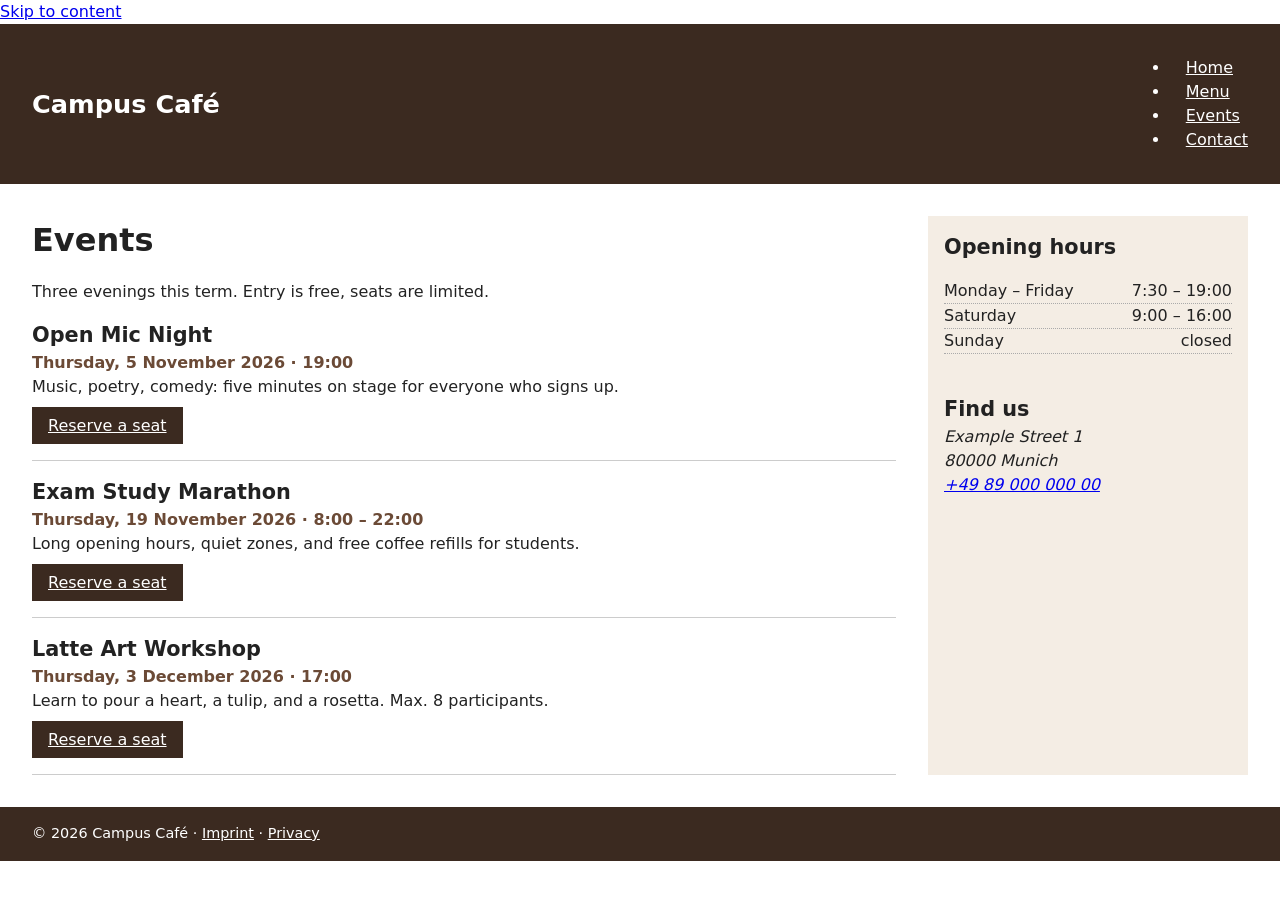
<file: session-3/events-fixed.html>
<!DOCTYPE html>
<!-- Lab D · Div-soup surgery. Make this page semantic WITHOUT changing what it looks like much.
     Rule: no new CSS classes needed; you may rename the selectors in <style> if you change elements. -->
<html lang="en">
<head>
<meta charset="utf-8">
<meta name="viewport" content="width=device-width, initial-scale=1">
<title>Events · Campus Café</title>
<style>
  body { font-family: system-ui, sans-serif; margin: 0; color: #222; line-height: 1.5; }
  header { background: #3b2a20; color: #fff; padding: 1rem 2rem; display: flex; justify-content: space-between; align-items: center; }
  .logo { font-size: 1.6rem; font-weight: 700; }
  nav a { color: #fff; margin-left: 1rem; cursor: pointer; text-decoration: underline; }
  .content { display: flex; gap: 2rem; padding: 2rem; }
  main { flex: 3; }
  aside { flex: 1; background: #f4ede4; padding: 1rem; }
  h1 { font-size: 2rem; font-weight: 700; margin: 0 0 1rem; }
  h2 { font-size: 1.3rem; font-weight: 700; margin: 0; }
  article { border-bottom: 1px solid #ccc; padding: 1rem 0; }
  .date { color: #6b4a36; font-weight: 700; }
  .btn { display: inline-block; background: #3b2a20; color: #fff; padding: .4rem 1rem; cursor: pointer; margin-top: .5rem; }
  .row { display: flex; justify-content: space-between; border-bottom: 1px dotted #aaa; }
  footer { background: #3b2a20; color: #fff; padding: 1rem 2rem; font-size: .9rem; }
  footer a { color: #fff; }
</style>
</head>
<body>
<a href="#main">Skip to content</a>

<header>
  <div class="logo">Campus Café</div>
  <nav aria-label="Main">
    <ul>
      <li><a href="index.html">Home</a></li>
      <li><a href="menu.html">Menu</a></li>
      <li><a href="events.html" aria-current="page">Events</a></li>
      <li><a href="contact.html">Contact</a></li>
    </ul>
  </nav>
</header>

<div class="content">
  <main id="main">
    <h1>Events</h1>
    <div>Three evenings this term. Entry is free, seats are limited.</div>

    <article>
      <h2>Open Mic Night</h2>
      <div class="date"><time datetime="2026-11-05T19:00">Thursday, 5 November 2026 · 19:00</time></div>
      <div>Music, poetry, comedy: five minutes on stage for everyone who signs up.</div>
      <a class="btn" href="contact.html">Reserve a seat</a>
    </article>

    <article>
      <h2>Exam Study Marathon</h2>
      <div class="date"><time datetime="2026-11-19T08:00">Thursday, 19 November 2026 · 8:00</time> – <time datetime="2026-11-19T22:00">22:00</time></div>
      <div>Long opening hours, quiet zones, and free coffee refills for students.</div>
      <a class="btn" href="contact.html">Reserve a seat</a>
    </article>

    <article>
      <h2>Latte Art Workshop</h2>
      <div class="date"><time datetime="2026-12-03T17:00">Thursday, 3 December 2026 · 17:00</time></div>
      <div>Learn to pour a heart, a tulip, and a rosetta. Max. 8 participants.</div>
      <a class="btn" href="contact.html">Reserve a seat</a>
    </article>
  </main>

  <aside>
    <h2>Opening hours</h2>
    <dl>
      <div class="row"><dt>Monday – Friday</dt><dd>7:30 – 19:00</dd></div>
      <div class="row"><dt>Saturday</dt><dd>9:00 – 16:00</dd></div>
      <div class="row"><dt>Sunday</dt><dd>closed</dd></div>
    </dl>
    <br>
    <h2>Find us</h2>
    <address>Example Street 1<br>80000 Munich<br><a href="tel:+498900000000">+49 89 000 000 00</a></address>
  </aside>
</div>

<footer>© 2026 Campus Café · <a href="imprint.html">Imprint</a> · <a href="privacy.html">Privacy</a></footer>
</body>
</html>
</file>
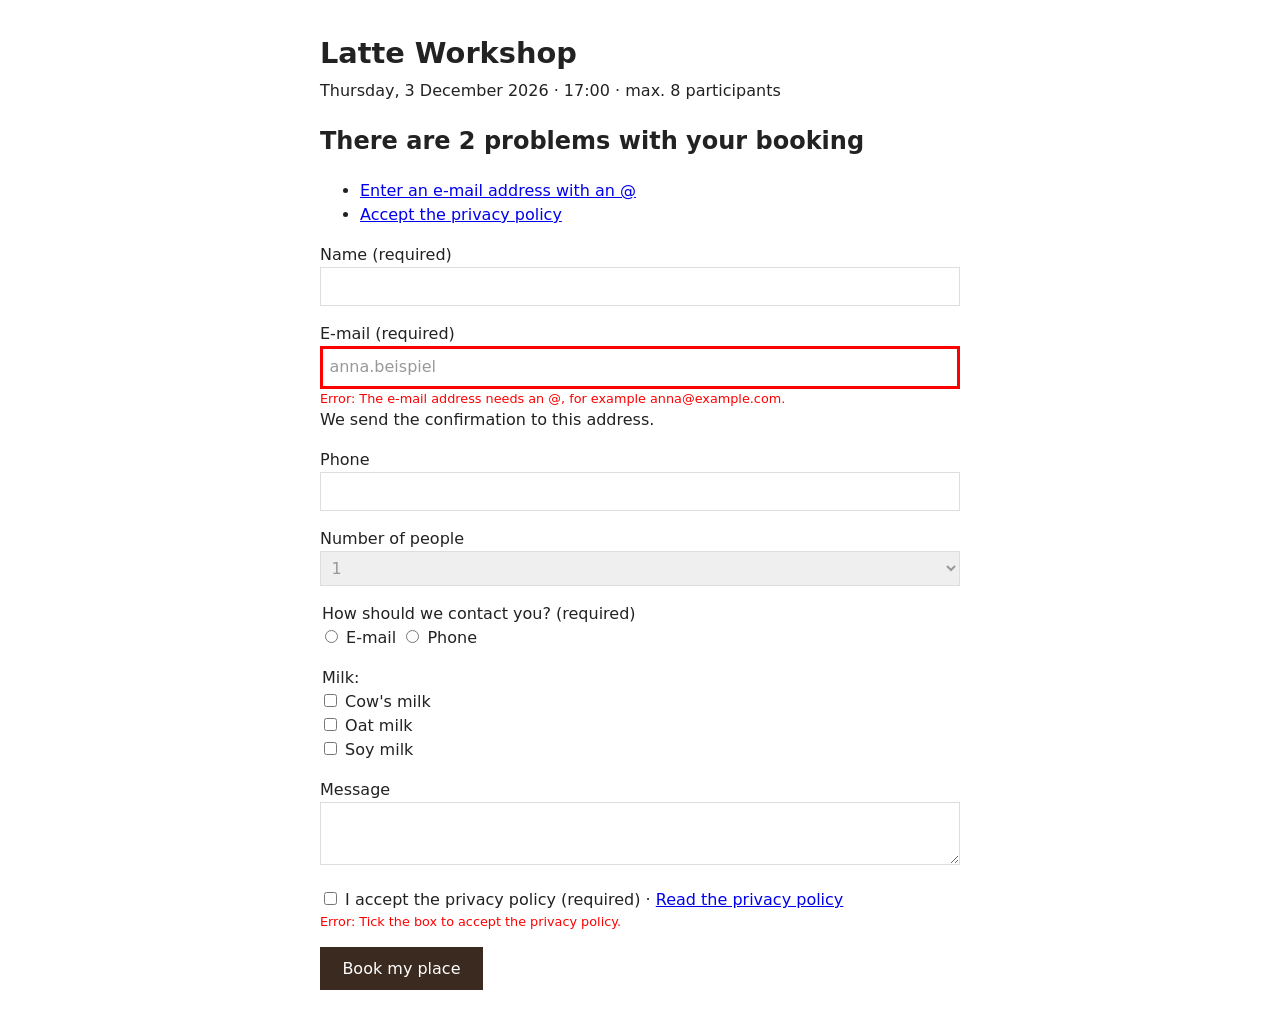
<file: session-4/workshop-booking-error.html>
<!DOCTYPE html>
<!-- Lab F · Form surgery. This booking form is built badly ON PURPOSE.
     Repair it so that it works with keyboard and screen reader. Keep the look roughly the same. -->
<html lang="en">

<head>
  <meta charset="utf-8">
  <meta name="viewport" content="width=device-width, initial-scale=1">
  <title>Latte Workshop</title>
  <style>
    body {
      font-family: system-ui, sans-serif;
      margin: 2rem auto;
      max-width: 40rem;
      color: #222;
      line-height: 1.5;
    }

    .title {
      font-size: 1.8rem;
      font-weight: 700;
      margin-bottom: .25rem;
    }

    .row {
      margin: 1rem 0;
    }

    input,
    select,
    textarea {
      font: inherit;
      padding: .4rem;
      border: 1px solid #ddd;
      width: 100%;
      box-sizing: border-box;
      color: #999;
    }

    input[type=radio],
    input[type=checkbox] {
      width: auto;
    }

    ::placeholder {
      color: #ccc;
    }

    .star {
      color: red;
    }

    .help {
      display: inline-block;
      width: 1.2rem;
      text-align: center;
      border-radius: 50%;
      background: #3b2a20;
      color: #fff;
      cursor: help;
      font-size: .8rem;
    }

    .send {
      display: inline-block;
      background: #3b2a20;
      color: #fff;
      padding: .6rem 1.4rem;
      cursor: pointer;
      font: inherit;
      border: 0;
    }

    .error {
      color: red;
      font-size: .8rem;
    }

    fieldset {
      border: 0;
      padding: 0;
    }

    [aria-invalid="true"] {
      border: 3px solid red;
    }

    :focus-visible {
      outline: 3px solid #3b2a20;
    }
  </style>
</head>

<body>
  <main>
    <h1 class="title">Latte Workshop</h1>
    <div>Thursday, 3 December 2026 · 17:00 · max. 8 participants</div>

    <form action="https://campus-cafe.example/book" method="post">
      <div role="alert" tabindex="-1">
        <h2>There are 2 problems with your booking</h2>
        <ul>
          <li><a href="#email">Enter an e-mail address with an @</a></li>
          <li><a href="#privacy">Accept the privacy policy</a></li>
        </ul>
      </div>

      <div class="row">
        <label for="name">Name (required)</label>
        <input type="text" id="name" name="name" autocomplete="name" required>
      </div>

      <div class="row">
        <label for="email">E-mail (required)</label>
        <input type="email" id="email" name="email" autocomplete="email" required value="anna.beispiel"
          aria-invalid="true" aria-describedby="email-error email-hint">
        <div id="email-error" class="error">Error: The e-mail address needs an @, for example anna@example.com.</div>
        <div id="email-hint">We send the confirmation to this address.</div>
      </div>

      <div class="row">
        <label for="phone">Phone</label>
        <input type="tel" id="phone" name="phone" autocomplete="tel">
      </div>

      <div class="row">
        <label for="people">Number of people</label>
        <select id="people" name="people">
          <option>1</option>
          <option>2</option>
          <option>3</option>
        </select>
      </div>

      <fieldset class="row">
        <legend>How should we contact you? (required)</legend>
        <input type="radio" id="contact-email" name="contact" value="email" required> <label
          for="contact-email">E-mail</label>
        <input type="radio" id="contact-phone" name="contact" value="phone"> <label for="contact-phone">Phone</label>
      </fieldset>

      <fieldset class="row">
        <legend>Milk:</legend>
        <input type="checkbox" id="milk-cow" name="milk" value="cow"> <label for="milk-cow">Cow's milk</label><br>
        <input type="checkbox" id="milk-oat" name="milk" value="oat"> <label for="milk-oat">Oat milk</label><br>
        <input type="checkbox" id="milk-soy" name="milk" value="soy"> <label for="milk-soy">Soy milk</label>
      </fieldset>

      <div class="row">
        <label for="msg">Message</label>
        <textarea id="msg" name="msg"></textarea>
      </div>

      <div class="row">
        <input type="checkbox" id="privacy" name="privacy" required aria-invalid="true"
          aria-describedby="privacy-error"> <label for="privacy">I accept the privacy policy
          (required)</label> · <a href="#">Read the privacy policy</a>
        <div id="privacy-error" class="error">Error: Tick the box to accept the privacy policy.</div>
      </div>

      <button type="submit" class="send">Book my place</button>
    </form>
  </main>
</body>

</html>
</file>
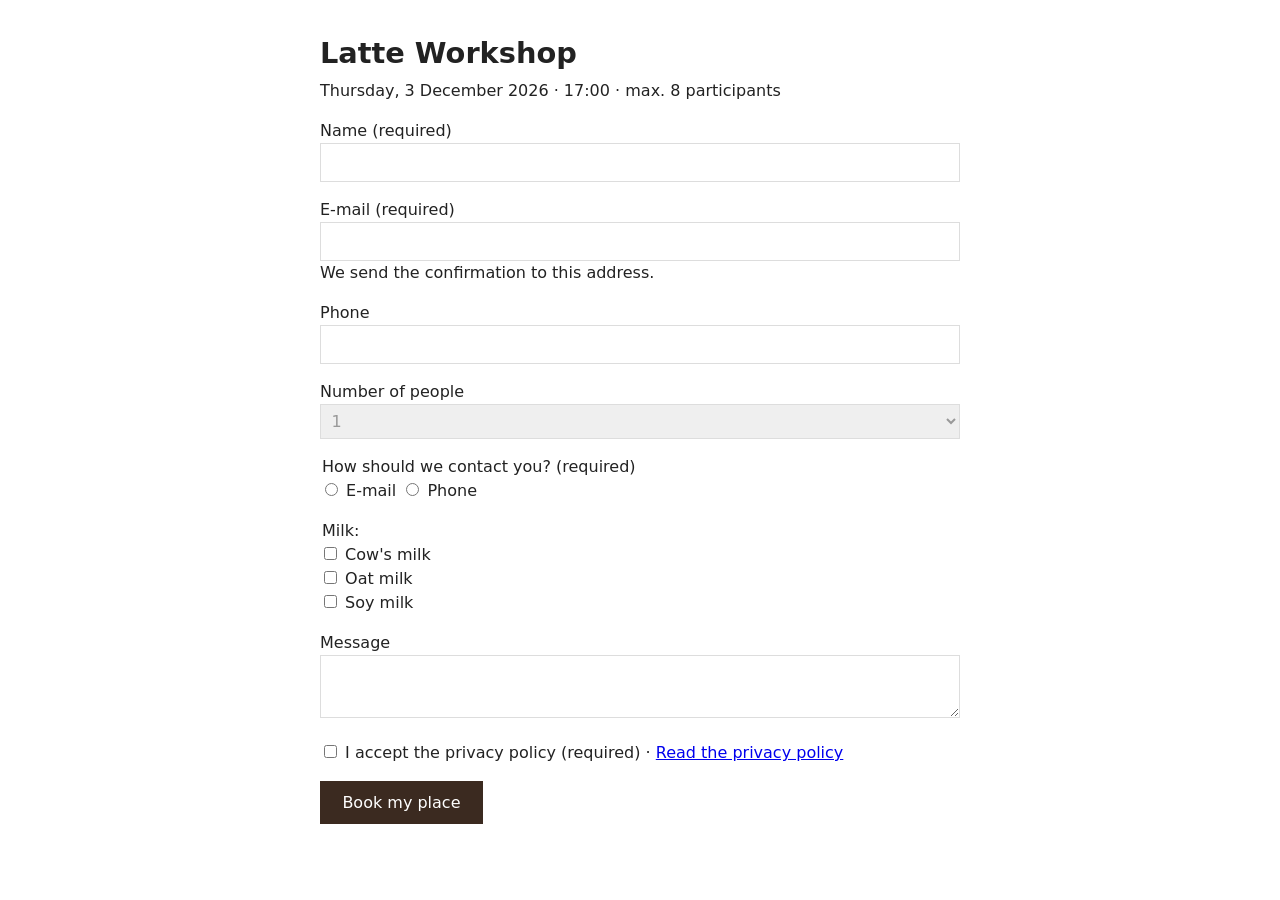
<file: session-4/workshop-booking-fixed.html>
<!DOCTYPE html>
<!-- Lab F · Form surgery. This booking form is built badly ON PURPOSE.
     Repair it so that it works with keyboard and screen reader. Keep the look roughly the same. -->
<html lang="en">

<head>
  <meta charset="utf-8">
  <meta name="viewport" content="width=device-width, initial-scale=1">
  <title>Latte Workshop</title>
  <style>
    body {
      font-family: system-ui, sans-serif;
      margin: 2rem auto;
      max-width: 40rem;
      color: #222;
      line-height: 1.5;
    }

    .title {
      font-size: 1.8rem;
      font-weight: 700;
      margin-bottom: .25rem;
    }

    .row {
      margin: 1rem 0;
    }

    input,
    select,
    textarea {
      font: inherit;
      padding: .4rem;
      border: 1px solid #ddd;
      width: 100%;
      box-sizing: border-box;
      color: #999;
    }

    input[type=radio],
    input[type=checkbox] {
      width: auto;
    }

    ::placeholder {
      color: #ccc;
    }

    .star {
      color: red;
    }

    .help {
      display: inline-block;
      width: 1.2rem;
      text-align: center;
      border-radius: 50%;
      background: #3b2a20;
      color: #fff;
      cursor: help;
      font-size: .8rem;
    }

    .send {
      display: inline-block;
      background: #3b2a20;
      color: #fff;
      padding: .6rem 1.4rem;
      cursor: pointer;
      font: inherit;
      border: 0;
    }

    .error {
      color: red;
      font-size: .8rem;
    }

    fieldset {
      border: 0;
      padding: 0;
    }

    :focus-visible {
      outline: 3px solid #3b2a20;
    }
  </style>
</head>

<body>
  <main>
    <h1 class="title">Latte Workshop</h1>
    <div>Thursday, 3 December 2026 · 17:00 · max. 8 participants</div>

    <form action="https://campus-cafe.example/book" method="post">
      <div class="row">
        <label for="name">Name (required)</label>
        <input type="text" id="name" name="name" autocomplete="name" required>
      </div>

      <div class="row">
        <label for="email">E-mail (required)</label>
        <input type="email" id="email" name="email" autocomplete="email" required aria-describedby="email-hint">
        <div id="email-hint">We send the confirmation to this address.</div>
      </div>

      <div class="row">
        <label for="phone">Phone</label>
        <input type="tel" id="phone" name="phone" autocomplete="tel">
      </div>

      <div class="row">
        <label for="people">Number of people</label>
        <select id="people" name="people">
          <option>1</option>
          <option>2</option>
          <option>3</option>
        </select>
      </div>

      <fieldset class="row">
        <legend>How should we contact you? (required)</legend>
        <input type="radio" id="contact-email" name="contact" value="email" required> <label
          for="contact-email">E-mail</label>
        <input type="radio" id="contact-phone" name="contact" value="phone"> <label for="contact-phone">Phone</label>
      </fieldset>

      <fieldset class="row">
        <legend>Milk:</legend>
        <input type="checkbox" id="milk-cow" name="milk" value="cow"> <label for="milk-cow">Cow's milk</label><br>
        <input type="checkbox" id="milk-oat" name="milk" value="oat"> <label for="milk-oat">Oat milk</label><br>
        <input type="checkbox" id="milk-soy" name="milk" value="soy"> <label for="milk-soy">Soy milk</label>
      </fieldset>

      <div class="row">
        <label for="msg">Message</label>
        <textarea id="msg" name="msg"></textarea>
      </div>

      <div class="row">
        <input type="checkbox" id="privacy" name="privacy" required> <label for="privacy">I accept the privacy policy
          (required)</label> · <a href="#">Read the privacy policy</a>
      </div>

      <button type="submit" class="send">Book my place</button>
    </form>
  </main>
</body>

</html>
</file>
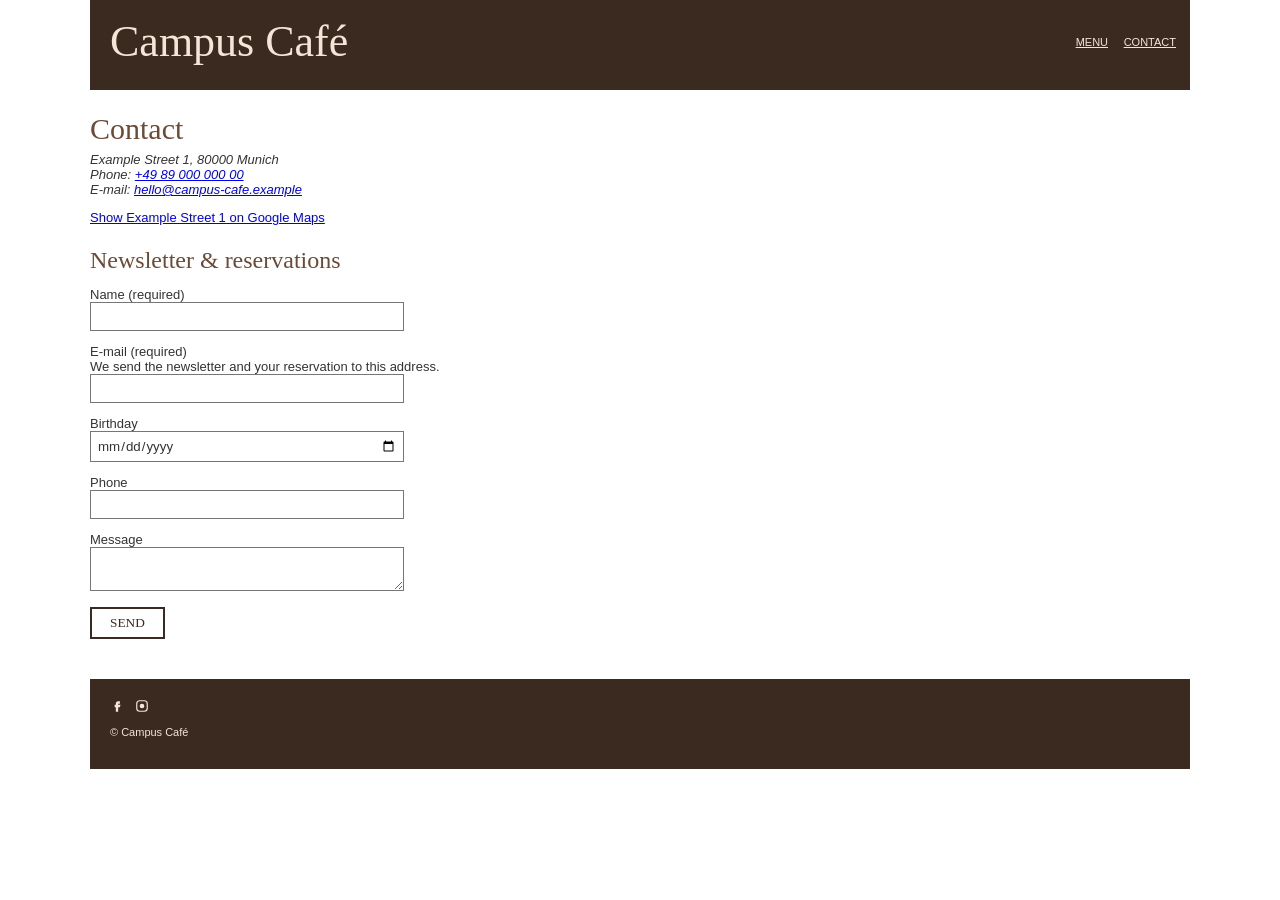
<file: epa2/after/contact.html>
<!DOCTYPE html>
<html lang="en">
<head>
<meta charset="utf-8">
<meta name="viewport" content="width=device-width, initial-scale=1">
<title>Contact – Campus Café</title>
<link rel="stylesheet" href="before.css">
</head>
<body>
<a class="skip" href="#main">Skip to main content</a>
<div id="wrap">
  <header class="top">
    <div class="logo">Campus Café</div>
    <nav class="nav" aria-label="Main">
      <ul>
        <li><a href="menu.html">Menu</a></li>
        <li><a href="contact.html" aria-current="page">Contact</a></li>
      </ul>
    </nav>
  </header>

  <main id="main">
    <h1 class="h">Contact</h1>

    <address>
      Example Street 1, 80000 Munich<br>
      Phone: <a href="tel:+498900000000">+49 89 000 000 00</a><br>
      E-mail: <a href="mailto:hello@campus-cafe.example">hello@campus-cafe.example</a>
    </address>
    <p><a href="https://www.google.com/maps/search/?api=1&amp;query=Example+Street+1,+80000+Munich">Show Example Street 1 on Google Maps</a></p>

    <h2 class="h">Newsletter &amp; reservations</h2>
    <form action="https://campus-cafe.example/subscribe" method="post">
      <p>
        <label for="name">Name (required)</label><br>
        <input id="name" name="name" type="text" autocomplete="name" required>
      </p>

      <p>
        <label for="email">E-mail (required)</label><br>
        <span id="email-hint">We send the newsletter and your reservation to this address.</span><br>
        <input id="email" name="email" type="email" autocomplete="email" required aria-describedby="email-hint">
      </p>

      <p>
        <label for="birthday">Birthday</label><br>
        <input id="birthday" name="birthday" type="date" autocomplete="bday">
      </p>

      <p>
        <label for="phone">Phone</label><br>
        <input id="phone" name="phone" type="tel" autocomplete="tel">
      </p>

      <p>
        <label for="msg">Message</label><br>
        <textarea id="msg" name="msg"></textarea>
      </p>

      <p><button type="submit" class="btn2">Send</button></p>
    </form>
  </main>

  <footer class="foot">
    <a href="https://www.facebook.com/" aria-label="Facebook"><svg viewBox="0 0 24 24" aria-hidden="true" focusable="false"><path d="M14 8h3V4h-3c-2.8 0-4 1.7-4 4v2H8v4h2v8h4v-8h3l1-4h-4V8.5c0-.4.2-.5.5-.5z"/></svg></a>
    <a href="https://www.instagram.com/" aria-label="Instagram"><svg viewBox="0 0 24 24" aria-hidden="true" focusable="false"><circle cx="12" cy="12" r="4"/><rect x="3" y="3" width="18" height="18" rx="5" fill="none" stroke="currentColor" stroke-width="2"/></svg></a>
    <p>© Campus Café</p>
  </footer>
</div>
</body>
</html>
</file>
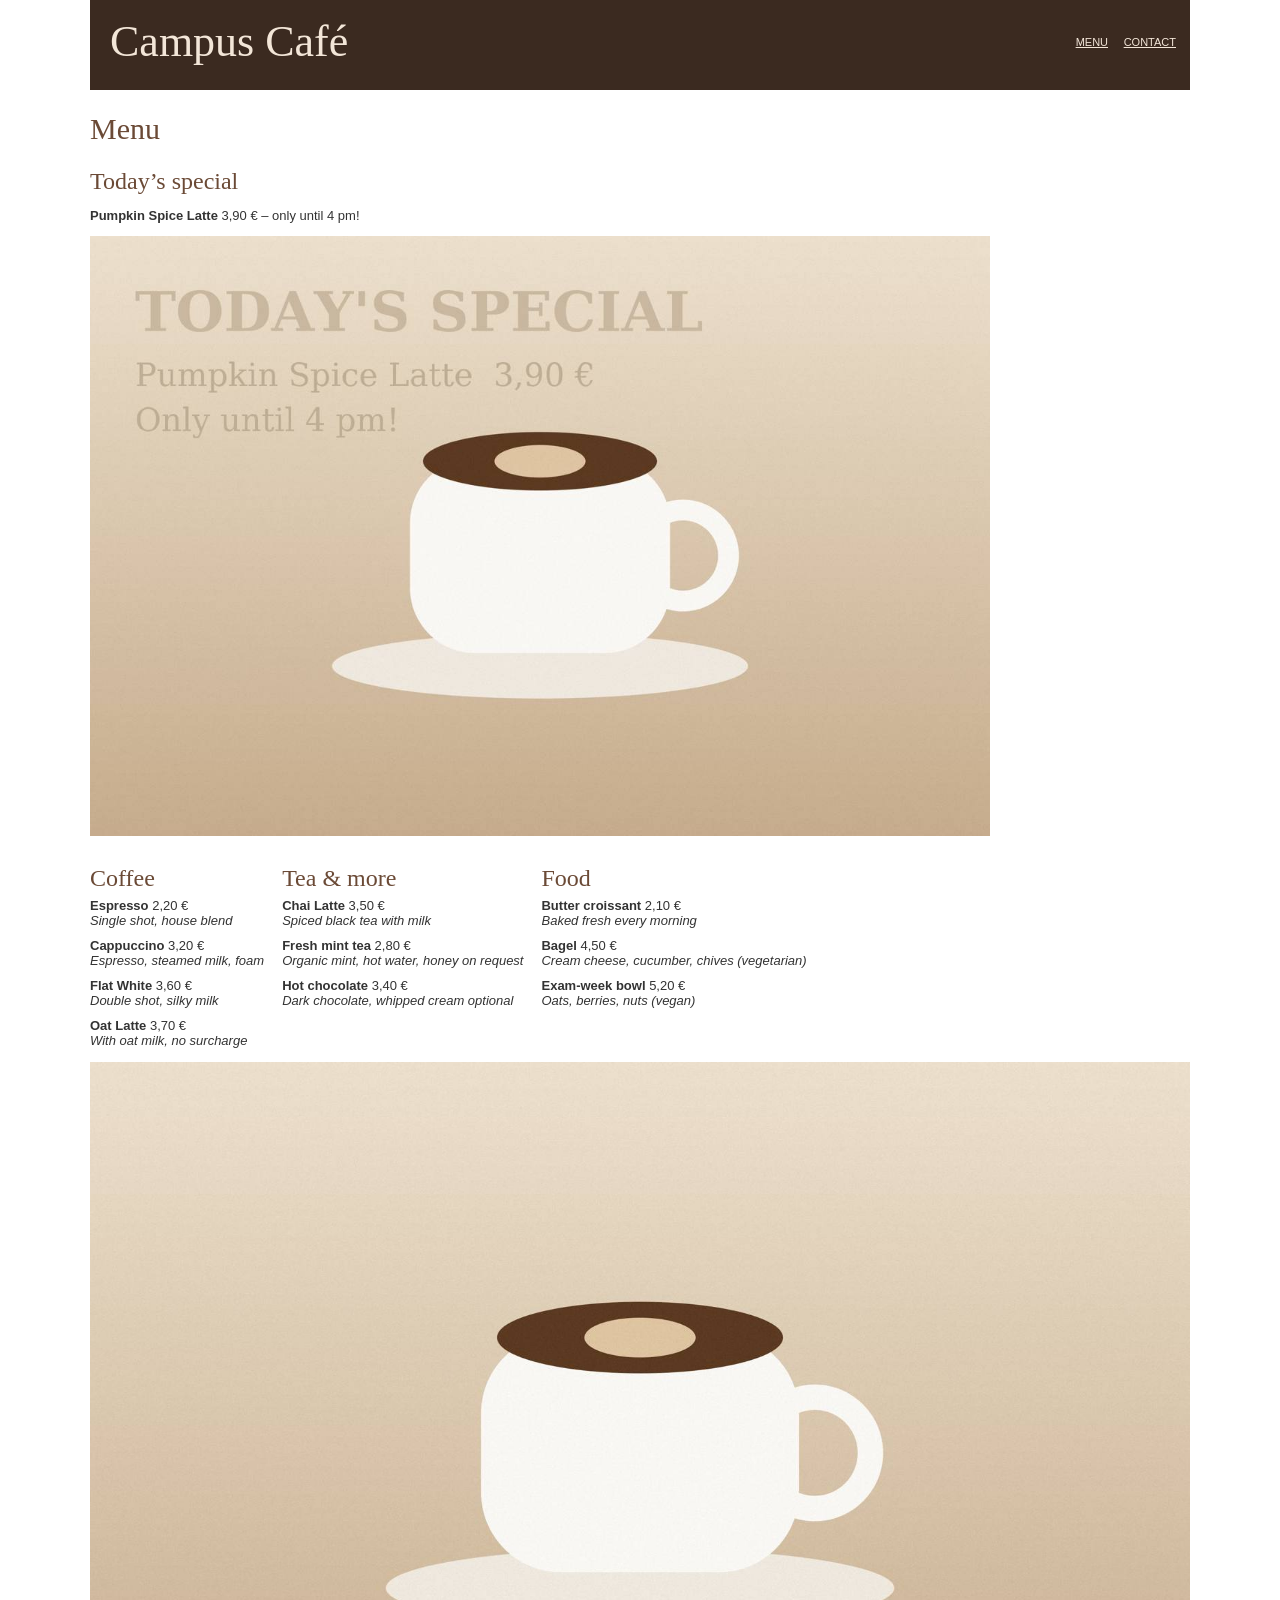
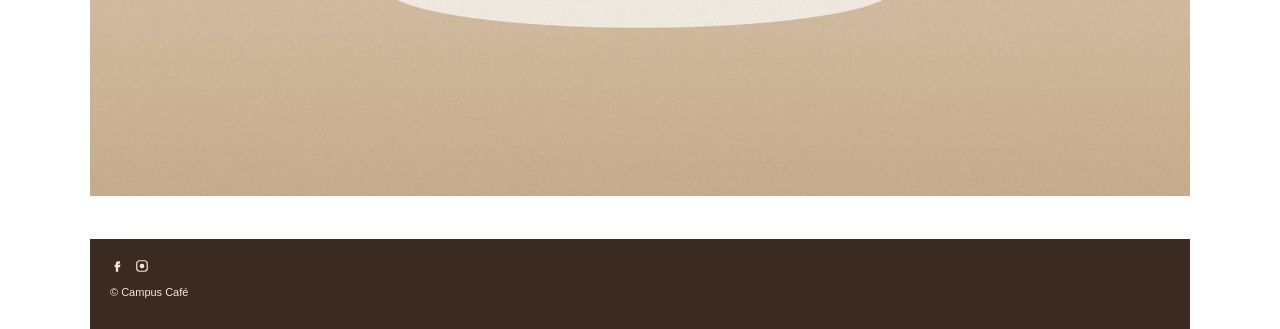
<file: epa2/after/menu.html>
<!DOCTYPE html>
<html lang="en">
<head>
<meta charset="utf-8">
<meta name="viewport" content="width=device-width, initial-scale=1">
<title>Menu – Campus Café</title>
<link rel="stylesheet" href="before.css">
</head>
<body>
<a class="skip" href="#main">Skip to main content</a>
<div id="wrap">
  <header class="top">
    <div class="logo">Campus Café</div>
    <nav class="nav" aria-label="Main">
      <ul>
        <li><a href="menu.html" aria-current="page">Menu</a></li>
        <li><a href="contact.html">Contact</a></li>
      </ul>
    </nav>
  </header>

  <main id="main">
    <h1 class="h">Menu</h1>

    <section>
      <h2 class="h">Today’s special</h2>
      <p><strong>Pumpkin Spice Latte</strong> 3,90 € – only until 4 pm!</p>
      <img src="img/special.jpg" width="900" alt="">
    </section>

    <div class="menu">
      <section>
        <h2 class="h">Coffee</h2>
        <ul>
          <li><strong>Espresso</strong> 2,20 €<p>Single shot, house blend</p></li>
          <li><strong>Cappuccino</strong> 3,20 €<p>Espresso, steamed milk, foam</p></li>
          <li><strong>Flat White</strong> 3,60 €<p>Double shot, silky milk</p></li>
          <li><strong>Oat Latte</strong> 3,70 €<p>With oat milk, no surcharge</p></li>
        </ul>
      </section>
      <section>
        <h2 class="h">Tea &amp; more</h2>
        <ul>
          <li><strong>Chai Latte</strong> 3,50 €<p>Spiced black tea with milk</p></li>
          <li><strong>Fresh mint tea</strong> 2,80 €<p>Organic mint, hot water, honey on request</p></li>
          <li><strong>Hot chocolate</strong> 3,40 €<p>Dark chocolate, whipped cream optional</p></li>
        </ul>
      </section>
      <section>
        <h2 class="h">Food</h2>
        <ul>
          <li><strong>Butter croissant</strong> 2,10 €<p>Baked fresh every morning</p></li>
          <li><strong>Bagel</strong> 4,50 €<p>Cream cheese, cucumber, chives (vegetarian)</p></li>
          <li><strong>Exam-week bowl</strong> 5,20 €<p>Oats, berries, nuts (vegan)</p></li>
        </ul>
      </section>
    </div>

    <img src="img/latte.jpg" style="width:1100px" alt="">
  </main>

  <footer class="foot">
    <a href="https://www.facebook.com/" aria-label="Facebook"><svg viewBox="0 0 24 24" aria-hidden="true" focusable="false"><path d="M14 8h3V4h-3c-2.8 0-4 1.7-4 4v2H8v4h2v8h4v-8h3l1-4h-4V8.5c0-.4.2-.5.5-.5z"/></svg></a>
    <a href="https://www.instagram.com/" aria-label="Instagram"><svg viewBox="0 0 24 24" aria-hidden="true" focusable="false"><circle cx="12" cy="12" r="4"/><rect x="3" y="3" width="18" height="18" rx="5" fill="none" stroke="currentColor" stroke-width="2"/></svg></a>
    <p>© Campus Café</p>
  </footer>
</div>
</body>
</html>
</file>
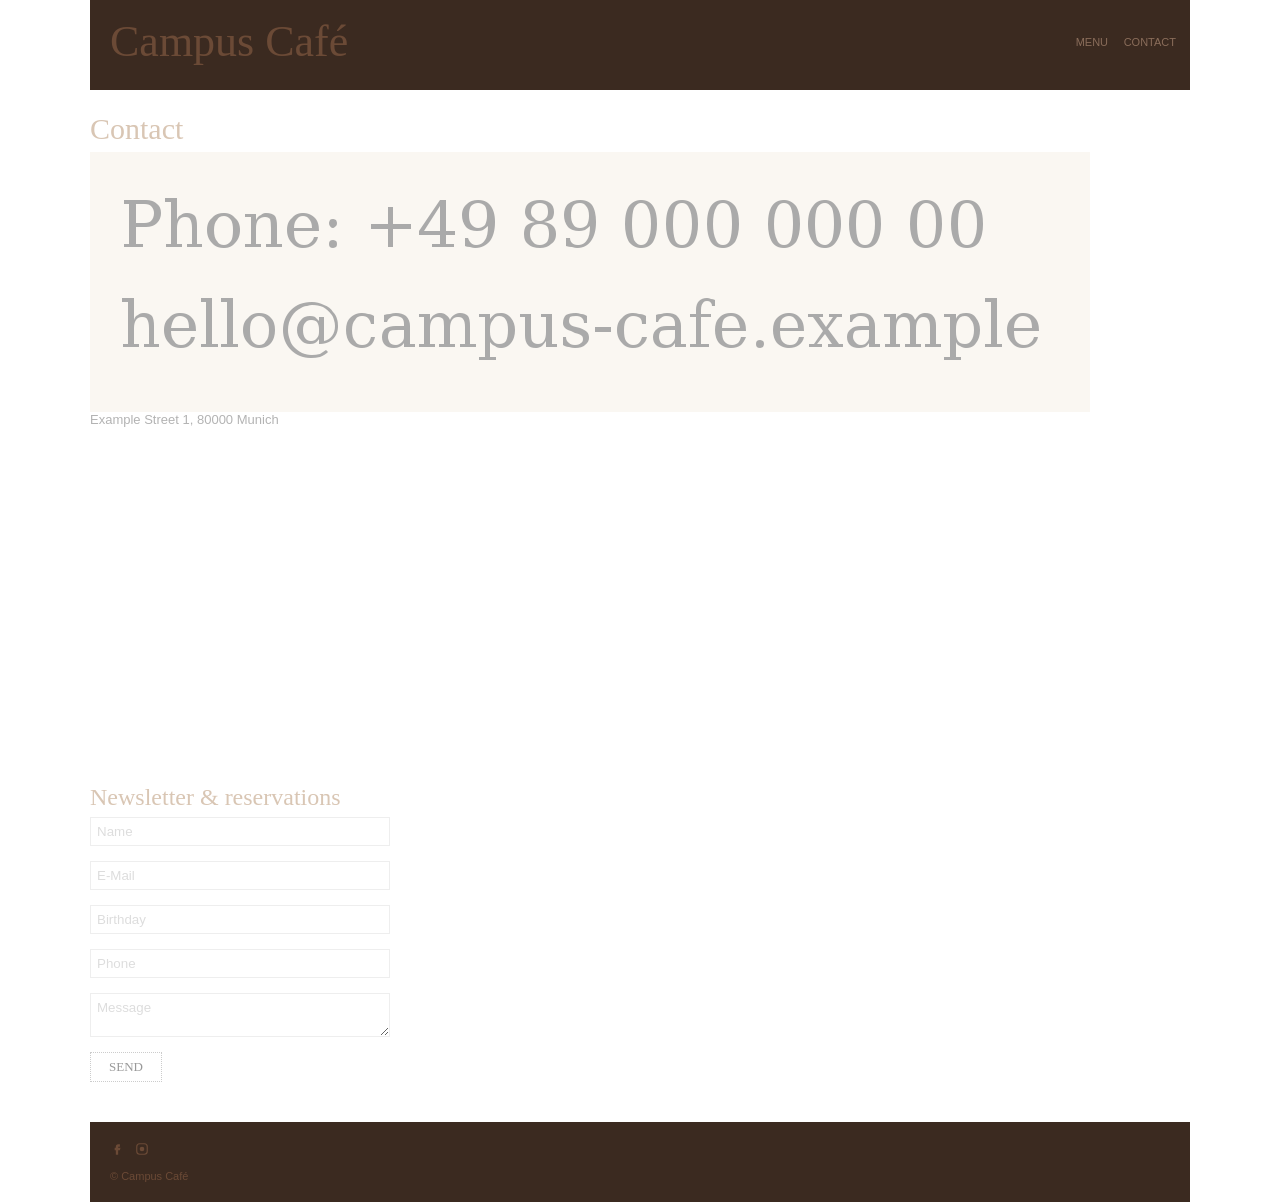
<file: epa2/before/contact.html>
<html>
<head>
<meta charset="utf-8">
<title>Home</title>
<link rel="stylesheet" href="before.css">
</head>
<body>
<!-- EPA 2 starter kit (CM-501). Built badly ON PURPOSE. Repair it: see epa2-assessment-brief. -->
<div id="wrap">
  <div class="top">
    <div class="logo">Campus Café</div>
    <div class="nav">
      <div onclick="location.href='menu.html'">MENU</div>
      <div onclick="location.href='contact.html'">CONTACT</div>
    </div>
  </div>
  <h1 class="h">Contact</h1>
  <img src="img/contact.png">
  <div>Example Street 1, 80000 Munich</div>
  <br>
  <iframe src="https://maps.google.com/maps?q=Munich&z=12&output=embed" width="1100" height="320" style="border:0"></iframe>

  <div class="h" style="font-size:24px">Newsletter &amp; reservations</div>
  <form action="https://campus-cafe.example/subscribe" method="get">
    <input type="text" name="name" placeholder="Name"><br><br>
    <input type="text" name="email" placeholder="E-Mail"><br><br>
    <input type="text" name="birthday" placeholder="Birthday"><br><br>
    <input type="text" name="phone" placeholder="Phone"><br><br>
    <textarea name="msg" placeholder="Message"></textarea><br><br>
    <div class="btn2" onclick="this.closest('form').submit()">Send</div>
  </form>
  <div class="foot">
    <a href="#"><svg viewBox="0 0 24 24"><path d="M14 8h3V4h-3c-2.8 0-4 1.7-4 4v2H8v4h2v8h4v-8h3l1-4h-4V8.5c0-.4.2-.5.5-.5z"/></svg></a>
    <a href="#"><svg viewBox="0 0 24 24"><circle cx="12" cy="12" r="4"/><rect x="3" y="3" width="18" height="18" rx="5" fill="none" stroke="#6b4a36" stroke-width="2"/></svg></a>
    <br><br>© Campus Café
  </div>
</div>
</body>
</html>
</file>
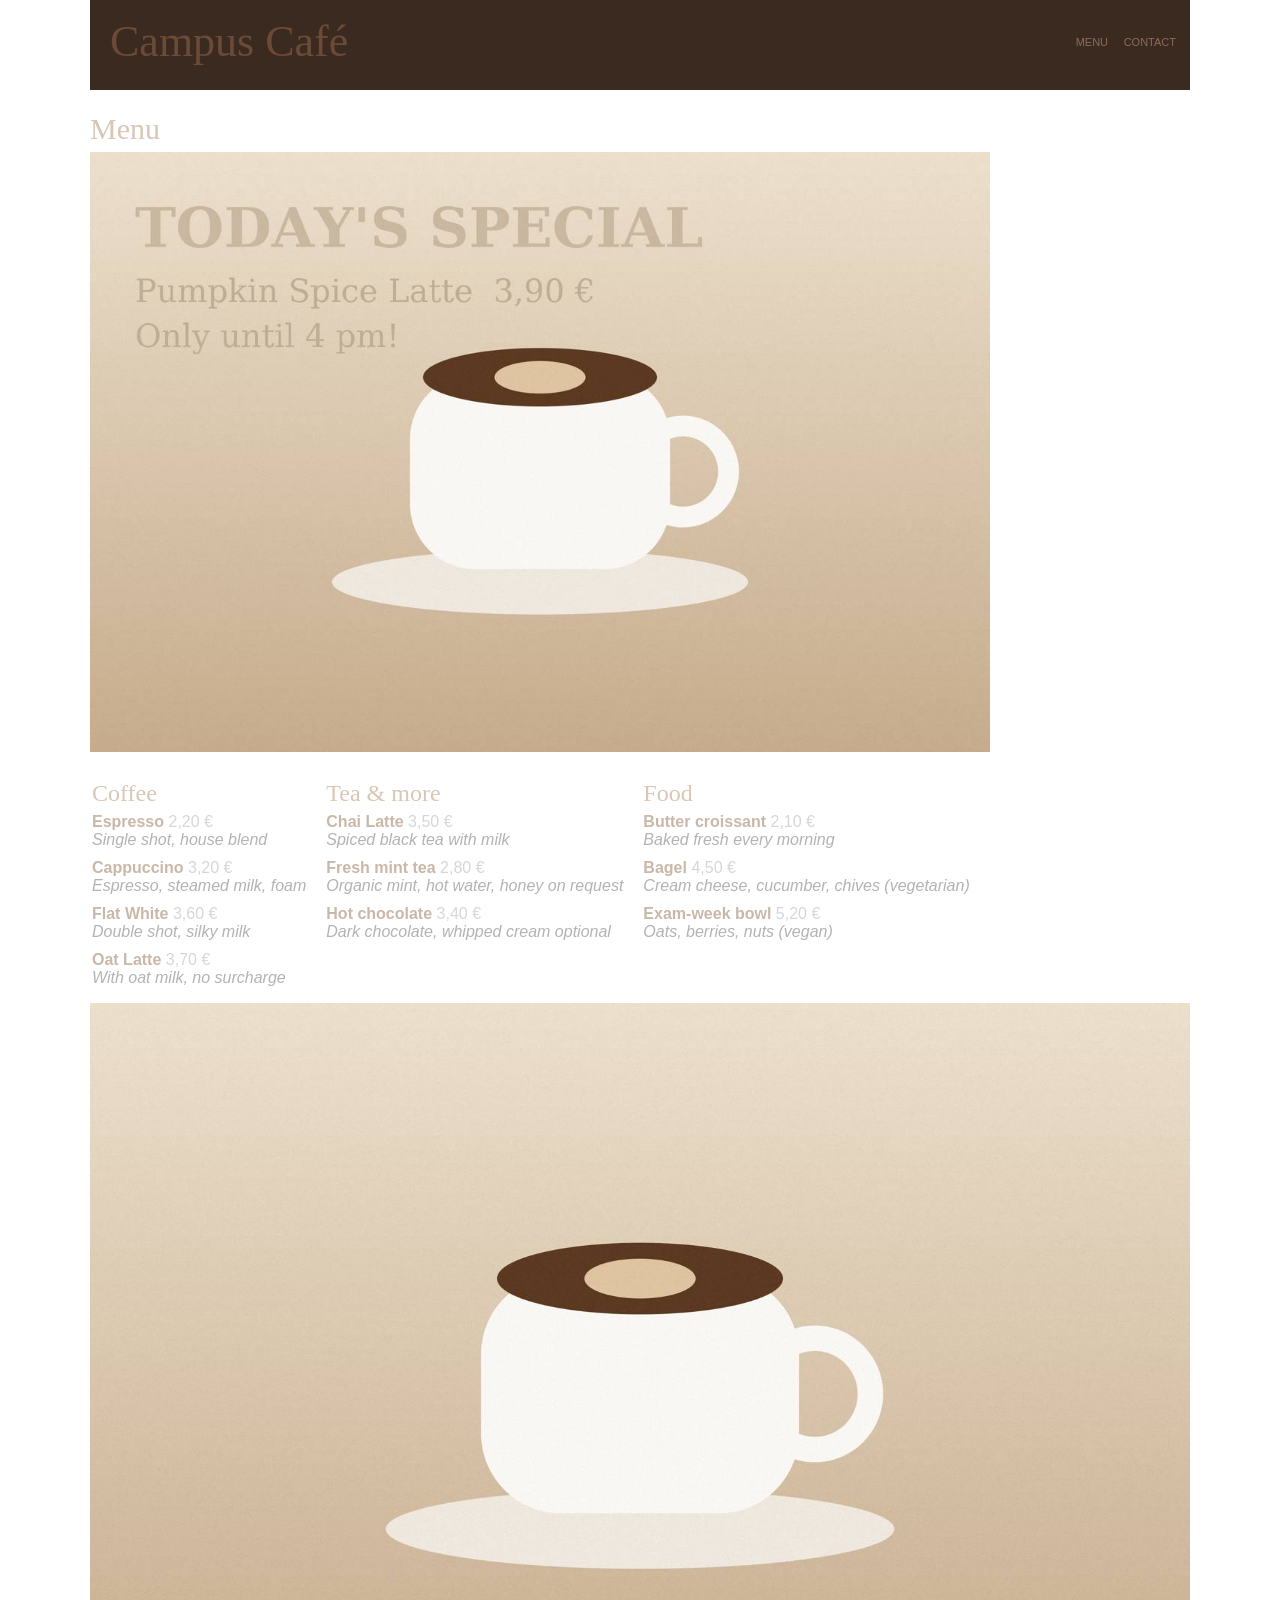
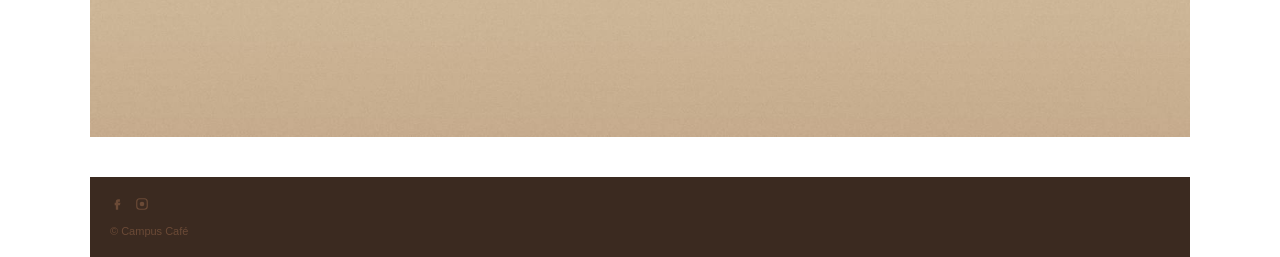
<file: epa2/before/menu.html>
<html>
<head>
<meta charset="utf-8">
<title>Home</title>
<link rel="stylesheet" href="before.css">
</head>
<body>
<!-- EPA 2 starter kit (CM-501). Built badly ON PURPOSE. Repair it: see epa2-assessment-brief. -->
<div id="wrap">
  <div class="top">
    <div class="logo">Campus Café</div>
    <div class="nav">
      <div onclick="location.href='menu.html'">MENU</div>
      <div onclick="location.href='contact.html'">CONTACT</div>
    </div>
  </div>
  <h1 class="h">Menu</h1>
  <img src="img/special.jpg" width="900">
  <table class="layout">
    <tr>
      <td>
        <h4 class="h" style="font-size:24px">Coffee</h4>
        <div style="margin-bottom:10px">
          <b style="font-weight:800;color:#c9b8a8">Espresso</b> <font color="#d6d6d6">2,20 €</font><br>
          <i>Single shot, house blend</i>
        </div>
        <div style="margin-bottom:10px">
          <b style="font-weight:800;color:#c9b8a8">Cappuccino</b> <font color="#d6d6d6">3,20 €</font><br>
          <i>Espresso, steamed milk, foam</i>
        </div>
        <div style="margin-bottom:10px">
          <b style="font-weight:800;color:#c9b8a8">Flat White</b> <font color="#d6d6d6">3,60 €</font><br>
          <i>Double shot, silky milk</i>
        </div>
        <div style="margin-bottom:10px">
          <b style="font-weight:800;color:#c9b8a8">Oat Latte</b> <font color="#d6d6d6">3,70 €</font><br>
          <i>With oat milk, no surcharge</i>
        </div>
      </td>
      <td>
        <h4 class="h" style="font-size:24px">Tea &amp; more</h4>
        <div style="margin-bottom:10px">
          <b style="font-weight:800;color:#c9b8a8">Chai Latte</b> <font color="#d6d6d6">3,50 €</font><br>
          <i>Spiced black tea with milk</i>
        </div>
        <div style="margin-bottom:10px">
          <b style="font-weight:800;color:#c9b8a8">Fresh mint tea</b> <font color="#d6d6d6">2,80 €</font><br>
          <i>Organic mint, hot water, honey on request</i>
        </div>
        <div style="margin-bottom:10px">
          <b style="font-weight:800;color:#c9b8a8">Hot chocolate</b> <font color="#d6d6d6">3,40 €</font><br>
          <i>Dark chocolate, whipped cream optional</i>
        </div>
      </td>
      <td>
        <h4 class="h" style="font-size:24px">Food</h4>
        <div style="margin-bottom:10px">
          <b style="font-weight:800;color:#c9b8a8">Butter croissant</b> <font color="#d6d6d6">2,10 €</font><br>
          <i>Baked fresh every morning</i>
        </div>
        <div style="margin-bottom:10px">
          <b style="font-weight:800;color:#c9b8a8">Bagel</b> <font color="#d6d6d6">4,50 €</font><br>
          <i>Cream cheese, cucumber, chives (vegetarian)</i>
        </div>
        <div style="margin-bottom:10px">
          <b style="font-weight:800;color:#c9b8a8">Exam-week bowl</b> <font color="#d6d6d6">5,20 €</font><br>
          <i>Oats, berries, nuts (vegan)</i>
        </div>
      </td>
    </tr>
  </table>
  <img src="img/latte.jpg" style="width:1100px">
  <div class="foot">
    <a href="#"><svg viewBox="0 0 24 24"><path d="M14 8h3V4h-3c-2.8 0-4 1.7-4 4v2H8v4h2v8h4v-8h3l1-4h-4V8.5c0-.4.2-.5.5-.5z"/></svg></a>
    <a href="#"><svg viewBox="0 0 24 24"><circle cx="12" cy="12" r="4"/><rect x="3" y="3" width="18" height="18" rx="5" fill="none" stroke="#6b4a36" stroke-width="2"/></svg></a>
    <br><br>© Campus Café
  </div>
</div>
</body>
</html>
</file>
<file: project/style.css>
/* Vanto · style.css (EPA 3)
   One stylesheet for the site. Every colour, size and space comes from the
   tokens in part 1 (shown in styleguide.html).
   Mobile first: the normal rules are for small screens; the media queries in
   part 5 add layout when the screen is wider (40rem and 60rem). */

/* 1 · TOKENS ------------------------------------------------------------ */
:root {
  /* colours (contrast ratios in styleguide.html) */
  --color-text: #1f2a33;           /* dark blue-grey, from the Vanto 13 drawing */
  --color-muted: #5b6670;          /* grey text, e.g. dates */
  --color-bg: #fbf8f3;             /* warm off-white page background */
  --color-surface: #f1ece3;        /* sand: cards */
  --color-border: #857a6b;         /* borders */
  --color-brand: #b4470f;          /* burnt orange: buttons and lines */
  --color-brand-hover: #8f380c;    /* darker orange when the mouse is on a button */
  --color-brand-contrast: #ffffff; /* text on an orange button */
  --color-accent: #2f6b3f;         /* forest green: links and the focus ring */

  /* typography */
  --font-body: system-ui, sans-serif;
  --font-display: system-ui, sans-serif;
  --step--1: 0.875rem;                                /* small text */
  --step-0: 1rem;                                     /* body text */
  --step-1: clamp(1.25rem, 1.1rem + 0.6vw, 1.5rem);   /* h3 */
  --step-2: clamp(1.5rem, 1.25rem + 1.2vw, 2.125rem); /* h2 */
  --step-3: clamp(2rem, 1.4rem + 3vw, 3.25rem);       /* h1 */
  --leading: 1.5;          /* line height of body text */
  --leading-tight: 1.2;    /* line height of headings */
  --measure: 65ch;         /* readable line length */

  /* spacing: only these values for margin, padding and gap */
  --space-1: 0.25rem;
  --space-2: 0.5rem;
  --space-3: 1rem;
  --space-4: 1.5rem;
  --space-5: 2.5rem;
  --space-6: 4rem;

  /* other sizes */
  --radius: 0.5rem;        /* rounded corners of cards */
  --radius-pill: 999rem;   /* fully round ends of buttons */
  --border-width: 0.125rem;
  --focus-width: 0.1875rem;
  --target-min: 1.5rem;    /* 24 px touch targets (WCAG 2.5.8) */
  --max-width: 72rem;      /* the page never gets wider than this */
}

/* dark mode: only the colour tokens change, all other rules stay the same */
@media (prefers-color-scheme: dark) {
  :root {
    --color-text: #ece6dc;
    --color-muted: #b3bcc4;
    --color-bg: #161c21;
    --color-surface: #222b32;
    --color-border: #7d8a94;
    --color-brand: #f08a4b;
    --color-brand-hover: #f6a878;
    --color-brand-contrast: #161c21;
    --color-accent: #8fd19e;
  }
}

/* 2 · BASE -------------------------------------------------------------- */
/* width includes padding and border (box model, Session 5) */
*, *::before, *::after { box-sizing: border-box; }

body {
  margin: 0;
  font-family: var(--font-body);
  font-size: var(--step-0);
  line-height: var(--leading);
  color: var(--color-text);
  background: var(--color-bg);
}

h1, h2, h3 {
  font-family: var(--font-display);
  line-height: var(--leading-tight);
  margin-top: 0;
  margin-bottom: var(--space-3);
}
h1 { font-size: var(--step-3); }
h2 { font-size: var(--step-2); }
h3 { font-size: var(--step-1); }

p {
  margin-top: 0;
  margin-bottom: var(--space-3);
  max-width: var(--measure);
}

a { color: var(--color-accent); }

/* images never get wider than their box */
img { max-width: 100%; height: auto; }

/* a green ring around whatever has keyboard focus */
:focus-visible {
  outline: var(--focus-width) solid var(--color-accent);
  outline-offset: var(--space-1);
}

/* touch targets of at least 24 × 24 px */
nav a, summary {
  display: inline-block;
  min-height: var(--target-min);
  padding-top: var(--space-1);
  padding-bottom: var(--space-1);
}

/* 3 · PAGE LAYOUT (Grid) ------------------------------------------------ */
/* header, main and footer: same maximum width, centred, space at the sides */
.site-header,
main,
.site-footer {
  max-width: var(--max-width);
  margin: 0 auto;
  padding-left: var(--space-3);
  padding-right: var(--space-3);
}

main {
  padding-top: var(--space-5);
  padding-bottom: var(--space-5);
}

/* skip link: far off the screen until it gets keyboard focus (same idea as EPA 2) */
.skip-link {
  position: absolute;
  left: -100rem;
  top: var(--space-2);
  z-index: 1;
  padding: var(--space-2) var(--space-3);
  background: var(--color-brand);
  color: var(--color-brand-contrast);
  border-radius: var(--radius);
}
.skip-link:focus { left: var(--space-2); }

/* intro: big heading, text and motto */
.intro { margin-bottom: var(--space-5); }

/* "What we build": on small screens heading, cards and drawing are stacked */
.build {
  display: grid;
  grid-template-areas:
    "heading"
    "cards"
    "figure";
  gap: var(--space-4);
  margin-bottom: var(--space-6);
}
.build h2 { grid-area: heading; margin: 0; }
.build .cards { grid-area: cards; }
.build figure { grid-area: figure; }

/* card grid: as many columns as fit, each at least 16rem (Lab I) */
.cards {
  display: grid;
  grid-template-columns: repeat(auto-fill, minmax(min(16rem, 100%), 1fr));
  gap: var(--space-4);
  margin: 0;
  padding: 0;
  list-style: none;
}

/* 4 · COMPONENTS (Flexbox inside) --------------------------------------- */
/* header: logo left, navigation right; the nav wraps below on narrow screens (Lab H) */
.site-header {
  display: flex;
  flex-wrap: wrap;
  justify-content: space-between;
  align-items: center;
  gap: var(--space-3);
  padding-top: var(--space-3);
  padding-bottom: var(--space-3);
  border-bottom: var(--border-width) solid var(--color-brand);
}

.logo {
  margin: 0;
  font-size: var(--step-1);
  font-weight: 800;
}
.logo a { color: var(--color-text); text-decoration: none; }

/* navigation: links in a row with space between */
.nav-list {
  display: flex;
  flex-wrap: wrap;
  gap: var(--space-2) var(--space-4);
  margin: 0;
  padding: 0;
  list-style: none;
}
.nav-list a { color: var(--color-text); font-weight: 600; text-decoration: none; }
.nav-list a:hover { color: var(--color-accent); text-decoration: underline; }
/* the page you are on: green and underlined, so it does not rely on colour alone */
.nav-list a[aria-current="page"] { color: var(--color-accent); text-decoration: underline; }

/* card: content in a column, the button always at the bottom (Lab H) */
.card {
  display: flex;
  flex-direction: column;
  height: 100%;
  padding: var(--space-4);
  background: var(--color-surface);
  border-top: var(--border-width) solid var(--color-brand);
  border-radius: var(--radius);
}
.card-action { margin-top: auto; margin-bottom: 0; }

/* date: grey and a bit bold */
.date { color: var(--color-muted); font-weight: 600; }

/* button: a link or a <button> that looks like a button */
.button {
  display: inline-block;
  min-height: var(--target-min);
  padding: var(--space-2) var(--space-4);
  border: 0;
  border-radius: var(--radius-pill);
  background: var(--color-brand);
  color: var(--color-brand-contrast);
  font: inherit;
  font-weight: 700;
  text-decoration: none;
  cursor: pointer;
}
.button:hover { background: var(--color-brand-hover); }
.button:disabled { opacity: 0.5; cursor: not-allowed; }

/* motto: an orange line on the left, in italics */
.motto {
  padding-left: var(--space-3);
  border-left: var(--border-width) solid var(--color-brand);
  font-style: italic;
}

/* drawing with its caption */
figure { margin: 0; }
figure img { display: block; width: 100%; border-radius: var(--radius); }
figcaption {
  margin-top: var(--space-2);
  color: var(--color-muted);
  font-size: var(--step--1);
}

/* footer: address left, note right (wraps below on narrow screens) */
.site-footer {
  display: flex;
  flex-wrap: wrap;
  justify-content: space-between;
  gap: var(--space-3);
  padding-top: var(--space-4);
  padding-bottom: var(--space-4);
  border-top: var(--border-width) solid var(--color-brand);
}
.site-footer address { font-style: normal; }
.site-footer p { margin: 0; }

/* 5 · BREAKPOINTS -------------------------------------------------------- */
/* 40rem (about 640 px): the intro text and the motto fit side by side */
@media (min-width: 40rem) {
  .intro {
    display: grid;
    grid-template-columns: 2fr 1fr;
    grid-template-areas:
      "heading heading"
      "text    motto";
    column-gap: var(--space-5);
    align-items: end;
  }
  .intro h1 { grid-area: heading; }
  .intro p { grid-area: text; }
  .intro .motto { grid-area: motto; }   /* .intro .motto is more specific than .intro p, so it wins */
}

/* 60rem (about 960 px): the cards and the drawing fit side by side */
@media (min-width: 60rem) {
  .build {
    grid-template-columns: 1fr 1fr;
    grid-template-areas:
      "heading heading"
      "cards   figure";
    align-items: start;
  }
  .build .cards { grid-template-columns: 1fr; }
}
</file>
<file: epa2/after/before.css>
/* EPA 2 starter kit: styles of the Campus Café "before" version. Built badly ON PURPOSE. */
/* Focus: visible outline in the element's own text colour (already ≥ 4.5:1 against its background) */
:focus-visible { outline: 3px solid currentColor; outline-offset: 3px; }
body { margin: 0; background: #fff; font-family: 'Raleway', 'Helvetica Neue', Arial, sans-serif; font-weight: 200; font-size: 13px; color: #333; }
#wrap { width: 1100px; margin: 0 auto; }
.skip { position: absolute; left: -9999px; top: 0; background: #fff; color: #3b2a20; padding: 8px 12px; }
.skip:focus { left: 8px; top: 8px; z-index: 1; }
.top { background: #3b2a20; height: 90px; position: relative; }
.logo { font-family: 'Lobster', 'Brush Script MT', cursive; font-size: 44px; color: #f3e6d8; position: absolute; left: 20px; top: 16px; }
.nav { position: absolute; right: 10px; top: 34px; }
.nav ul { list-style: none; margin: 0; padding: 0; }
.nav li { display: inline-block; }
.nav div, .nav a { display: inline-block; margin-left: 4px; padding: 2px 4px; font-size: 11px; color: #f3e6d8; cursor: pointer; text-transform: uppercase; }
.nav div:hover, .nav a:hover { color: #fff; }
.h { font-family: 'Lobster', 'Brush Script MT', cursive; color: #6b4a36; font-size: 30px; margin: 22px 0 6px; font-weight: normal; }
h2.h { font-size: 24px; }
.btn2 { display: inline-block; border: 2px solid #3b2a20; background: #fff; color: #3b2a20; padding: 6px 18px; font-family: Georgia, serif; text-transform: uppercase; cursor: pointer; }
.menu { display: flex; }
.menu section { padding: 4px 18px 4px 0; }
.menu ul { list-style: none; margin: 0; padding: 0; }
.menu li { margin-bottom: 10px; }
.menu li p { margin: 0; font-style: italic; }
.foot { background: #3b2a20; color: #f3e6d8; padding: 20px; margin-top: 40px; font-size: 11px; }
.foot a { color: #f3e6d8; }
.foot svg { width: 14px; height: 14px; fill: currentColor; margin-right: 8px; }
input, textarea { border: 1px solid #767676; padding: 6px; width: 300px; color: #333; font-family: inherit; }
::placeholder { color: #ddd; }
</file>
<file: epa2/before/before.css>
/* EPA 2 starter kit: styles of the Campus Café "before" version. Built badly ON PURPOSE. */
* { outline: none !important; }
body { margin: 0; background: #fff; font-family: 'Raleway', 'Helvetica Neue', Arial, sans-serif; font-weight: 200; font-size: 13px; color: #b3b3b3; }
#wrap { width: 1100px; margin: 0 auto; }
.top { background: #3b2a20; height: 90px; position: relative; }
.logo { font-family: 'Lobster', 'Brush Script MT', cursive; font-size: 44px; color: #6b4a36; position: absolute; left: 20px; top: 16px; }
.nav { position: absolute; right: 10px; top: 34px; }
.nav div { display: inline-block; margin-left: 4px; padding: 2px 4px; font-size: 11px; color: #8a6d5a; cursor: pointer; }
.nav div:hover { color: #fff; }
.h { font-family: 'Lobster', 'Brush Script MT', cursive; color: #d9c6b4; font-size: 30px; margin: 22px 0 6px; font-weight: normal; }
.btn2 { display: inline-block; border: 1px dotted #ccc; color: #999; padding: 6px 18px; font-family: Georgia, serif; text-transform: uppercase; cursor: pointer; }
table.layout td { vertical-align: top; padding: 4px 18px 4px 0; }
.foot { background: #3b2a20; color: #6b4a36; padding: 20px; margin-top: 40px; font-size: 11px; }
.foot svg { width: 14px; height: 14px; fill: #6b4a36; margin-right: 8px; }
input, textarea { border: 1px solid #eee; padding: 6px; width: 300px; color: #bbb; font-family: inherit; }
::placeholder { color: #ddd; }
</file>
